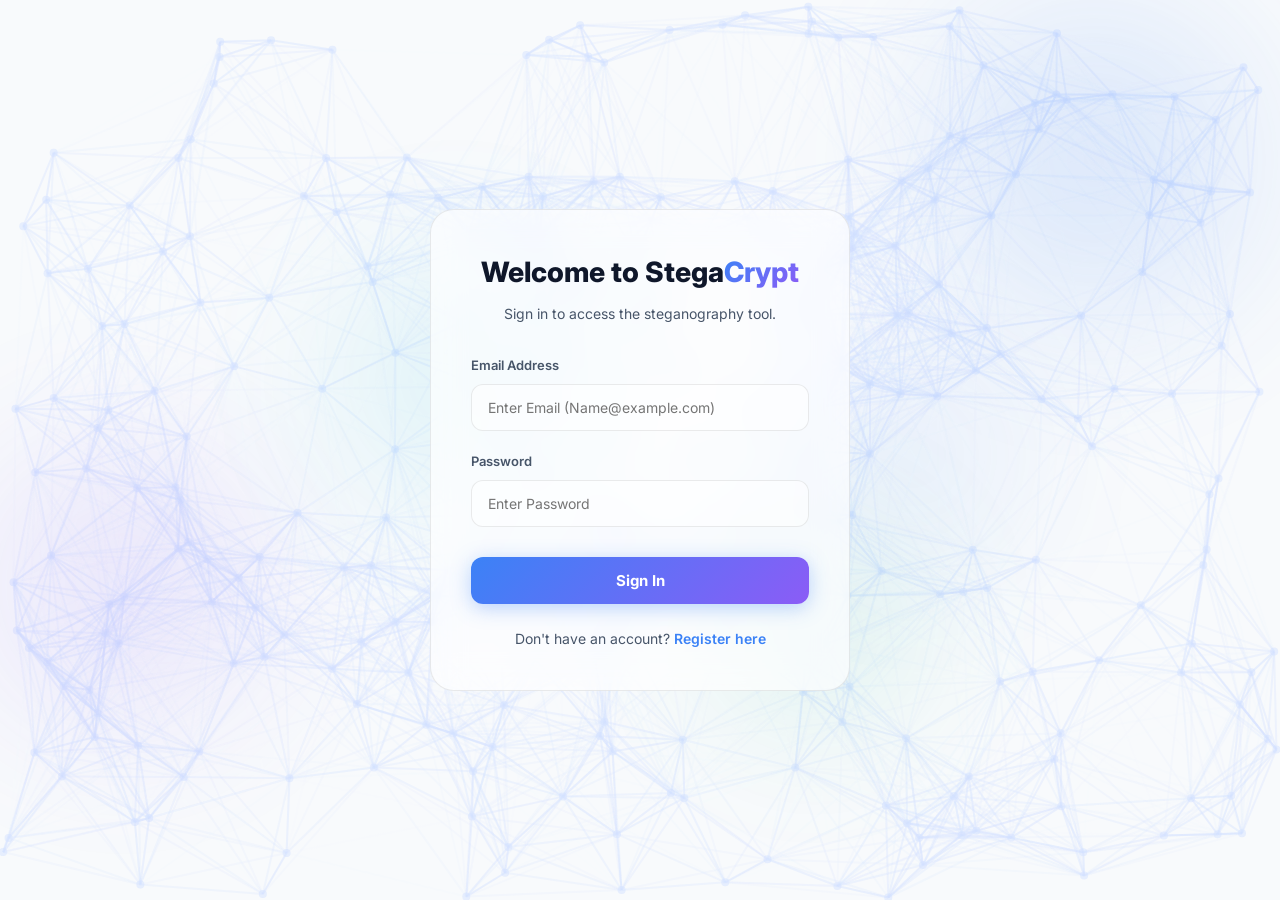
<file: index.html>
<!DOCTYPE html>
<html lang="en">

<head>
    <meta charset="UTF-8" />
    <meta name="viewport" content="width=device-width, initial-scale=1.0" />
    <title>StegaCrypt — Hide Messages in Plain Sight</title>
    <meta name="description"
        content="A powerful client-side steganography tool to conceal secret messages inside images and PDF files. Secure, private, and runs entirely in your browser." />
    <link
        href="https://fonts.googleapis.com/css2?family=Inter:wght@300;400;500;600;700;800;900&family=JetBrains+Mono:wght@400;600&display=swap"
        rel="stylesheet" />
    <link rel="icon" href="encryption.png" type="image/png" />
    <link rel="stylesheet" href="splash.css" />
</head>

<body>

    <!-- ── Cybersecurity Particle Network Background ── -->
    <canvas id="cyberCanvas" aria-hidden="true"></canvas>

    <!-- ── Animated Background Orbs ── -->
    <div class="bg-orbs" aria-hidden="true">
        <div class="orb orb-1"></div>
        <div class="orb orb-2"></div>
        <div class="orb orb-3"></div>
        <div class="orb orb-4"></div>
        <div class="orb orb-5"></div>
    </div>

    <!-- ── Navigation ── -->
    <nav class="navbar" id="navbar">
        <a href="index.html" class="nav-brand">
            <span class="nav-name"><span class="brand-stega">Stega</span><span class="brand-crypt">Crypt</span></span>
        </a>
        <div class="nav-links">
            <a href="#features">Features</a>
            <a href="#how-it-works">How It Works</a>
            <a href="#security">Security</a>
            <a href="splash.html">Launch Tool →</a>
            <a href="#" id="logoutBtn"
                style="color: #ef4444; font-weight: 600; margin-left: 10px; text-decoration: none; cursor: pointer;">Logout</a>
        </div>
    </nav>

    <!-- ══════════════ HERO SECTION ══════════════ -->
    <section class="hero" id="hero">
        <div class="hero-badge animate-in">
            <span class="badge-dot"></span>
            Client-Side · No Data Leaves Your Device
        </div>

        <h1 class="hero-title animate-in delay-1">
            Hide Messages<br />
            <span class="gradient-text">In Plain Sight</span>
        </h1>

        <p class="hero-subtitle animate-in delay-2">
            Conceal secret messages inside ordinary images and PDF files using
            advanced steganography — with auto-generated encryption keys and
            one-click sharing.
        </p>

        <div class="hero-actions animate-in delay-3">
            <a href="splash.html" class="btn-primary">
                Launch Tool
            </a>
            <a href="#how-it-works" class="btn-secondary">
                Learn More
            </a>
        </div>

        <div class="hero-stats animate-in delay-4">
            <div class="stat">
                <div class="stat-value">2</div>
                <div class="stat-label">File Modes</div>
            </div>
            <div class="stat-divider"></div>
            <div class="stat">
                <div class="stat-value">0</div>
                <div class="stat-label">Data Uploaded</div>
            </div>
            <div class="stat-divider"></div>
            <div class="stat">
                <div class="stat-value">AES</div>
                <div class="stat-label">Key Protection</div>
            </div>
        </div>
    </section>

    <!-- ══════════════ FEATURES ══════════════ -->
    <section class="features" id="features">
        <div class="section-header">
            <span class="section-badge">Features</span>
            <h2>Everything You Need</h2>
            <p>Powerful steganography tools built for simplicity and security</p>
        </div>

        <div class="feature-grid">
            <div class="feature-card glass">
                <div class="feature-icon">🖼️</div>
                <h3>Image Steganography</h3>
                <p>Hide secret messages within PNG and JPEG images using LSB (Least Significant Bit) encoding. The image
                    looks identical to the naked eye.</p>
            </div>

            <div class="feature-card glass">
                <div class="feature-icon">📄</div>
                <h3>PDF Steganography</h3>
                <p>Embed hidden messages inside PDF files. The document remains fully readable and functional — your
                    secret data rides along invisibly.</p>
            </div>

            <div class="feature-card glass">
                <div class="feature-icon">🔑</div>
                <h3>Auto-Generated Keys</h3>
                <p>Unique encryption keys are auto-generated for every encoding session. No weak passwords — just
                    strong, random 16-character keys.</p>
            </div>

            <div class="feature-card glass">
                <div class="feature-icon">📧</div>
                <h3>Gmail Integration</h3>
                <p>Share your secret key via Gmail with one click. The compose window opens with the key and decoding
                    instructions pre-filled.</p>
            </div>

            <div class="feature-card glass">
                <div class="feature-icon">🌐</div>
                <h3>Fully Offline</h3>
                <p>Runs 100% in your browser. No server, no uploads, no tracking. Your files and messages never leave
                    your device.</p>
            </div>

            <div class="feature-card glass">
                <div class="feature-icon">⚡</div>
                <h3>Instant Processing</h3>
                <p>Encode and decode in milliseconds. No waiting for server responses — everything happens locally at
                    native speed.</p>
            </div>
        </div>
    </section>

    <!-- ══════════════ HOW IT WORKS ══════════════ -->
    <section class="how-it-works" id="how-it-works">
        <div class="section-header">
            <span class="section-badge">Process</span>
            <h2>How It Works</h2>
            <p>Three simple steps to hide and reveal secret messages</p>
        </div>

        <div class="steps">
            <div class="step">
                <div class="step-number">01</div>
                <div class="step-content">
                    <h3>Upload & Write</h3>
                    <p>Choose a cover image or PDF, then type your secret message. The tool calculates how much data
                        your file can hold.</p>
                </div>
            </div>

            <div class="step-connector"></div>

            <div class="step">
                <div class="step-number">02</div>
                <div class="step-content">
                    <h3>Encode & Download</h3>
                    <p>Click Encode — a unique key is auto-generated and your message is hidden inside the file.
                        Download the encoded file instantly.</p>
                </div>
            </div>

            <div class="step-connector"></div>

            <div class="step">
                <div class="step-number">03</div>
                <div class="step-content">
                    <h3>Share & Decode</h3>
                    <p>Send the encoded file and key to your recipient. They upload the file, enter the key, and the
                        hidden message is revealed.</p>
                </div>
            </div>
        </div>
    </section>

    <!-- ══════════════ SECURITY SECTION ══════════════ -->
    <section class="security" id="security">
        <div class="security-inner glass">
            <div class="security-text">
                <span class="section-badge">Privacy First</span>
                <h2>Your Data Never Leaves Your Browser</h2>
                <p>Unlike other tools, StegaCrypt processes everything client-side. There's no server, no database, and
                    no analytics. Your files and messages are never transmitted over the internet.</p>
                <ul class="security-list">
                    <li><span class="check">✓</span> No file uploads to any server</li>
                    <li><span class="check">✓</span> No message content is stored</li>
                    <li><span class="check">✓</span> No cookies or tracking</li>
                    <li><span class="check">✓</span> Works fully offline after first load</li>
                    <li><span class="check">✓</span> Open source and auditable</li>
                </ul>
            </div>
            <div class="security-visual">
                <div class="shield">
                    <div class="shield-icon">🛡️</div>
                    <div class="shield-ring"></div>
                    <div class="shield-ring ring-2"></div>
                </div>
            </div>
        </div>
    </section>

    <!-- ══════════════ CTA SECTION ══════════════ -->
    <section class="cta-section">
        <div class="cta-inner">
            <h2>Ready to Hide Your First Message?</h2>
            <p>No installation. Just open the tool and start encoding.</p>
            <a href="splash.html" class="btn-primary btn-lg">
                Open Steganography Tool
            </a>
        </div>
    </section>

    <!-- ══════════════ FOOTER ══════════════ -->
    <footer>
        <div class="footer-inner">
            <div class="footer-brand">
                <span class="brand-stega">Stega</span><span class="brand-crypt">Crypt</span>
            </div>
            <p class="footer-credit">Built by Eshaan Shetty &mdash; MCA Mini Project</p>
        </div>
    </footer>

    <!-- ── Scroll Reveal Script ── -->
    <script>
        // Navbar background on scroll
        const navbar = document.getElementById('navbar');
        window.addEventListener('scroll', () => {
            navbar.classList.toggle('scrolled', window.scrollY > 50);
        });

        // Intersection Observer for scroll animations
        const observer = new IntersectionObserver((entries) => {
            entries.forEach(entry => {
                if (entry.isIntersecting) {
                    entry.target.classList.add('visible');
                }
            });
        }, { threshold: 0.1, rootMargin: '0px 0px -60px 0px' });

        document.querySelectorAll('.feature-card, .step, .security-inner, .cta-inner').forEach(el => {
            el.classList.add('scroll-reveal');
            observer.observe(el);
        });

        // Smooth scroll for anchor links
        document.querySelectorAll('a[href^="#"]').forEach(link => {
            link.addEventListener('click', e => {
                e.preventDefault();
                const target = document.querySelector(link.getAttribute('href'));
                if (target) target.scrollIntoView({ behavior: 'smooth', block: 'start' });
            });
        });
    </script>

    <!-- ── Authentication Logic ── -->
    <script>
        // Check if user is logged in
        if (localStorage.getItem('stegacrypt_logged_in') !== 'true') {
            window.location.href = 'login.html';
        }

        // Logout functionality
        const logoutBtn = document.getElementById('logoutBtn');
        if (logoutBtn) {
            logoutBtn.addEventListener('click', (e) => {
                e.preventDefault();
                localStorage.removeItem('stegacrypt_logged_in');
                window.location.href = 'login.html';
            });
        }
    </script>

    <!-- ── Particle Network Background ── -->
    <script>
        (() => {
            const canvas = document.getElementById('cyberCanvas');
            const ctx = canvas.getContext('2d');
            let width, height, particles = [];

            // configuration (matching tsParticles config)
            const CONFIG = {
                particleCount: 160,
                particleSize: 4,
                particleColor: { r: 212, g: 225, b: 255 },  // #D4E1FF
                particleOpacity: 0.5,
                linkDistance: 200,
                linkColor: { r: 212, g: 225, b: 255 },      // #D4E1FF
                linkOpacity: 0.6,
                linkWidth: 2,
                moveSpeed: 3,
                mouseRepulseDistance: 100,
                mouseRepulseDuration: 0.4,
                densityArea: 300
            };

            const mouse = { x: -9999, y: -9999 };

            function resize() {
                width = canvas.width = window.innerWidth;
                height = canvas.height = window.innerHeight;
                adjustParticleCount();
            }

            function adjustParticleCount() {
                // Density-based count like tsParticles
                const area = width * height;
                const targetCount = Math.floor((area / (CONFIG.densityArea * CONFIG.densityArea)) * CONFIG.particleCount);
                const count = Math.min(Math.max(targetCount, 40), 300);

                while (particles.length < count) {
                    particles.push(createParticle());
                }
                while (particles.length > count) {
                    particles.pop();
                }
            }

            function createParticle(x, y) {
                // Random direction
                const angle = Math.random() * Math.PI * 2;
                const speed = CONFIG.moveSpeed * (0.5 + Math.random() * 0.5);
                return {
                    x: x !== undefined ? x : Math.random() * width,
                    y: y !== undefined ? y : Math.random() * height,
                    vx: Math.cos(angle) * speed,
                    vy: Math.sin(angle) * speed,
                    size: CONFIG.particleSize,
                    opacity: CONFIG.particleOpacity
                };
            }

            function updateParticles() {
                for (let i = 0; i < particles.length; i++) {
                    const p = particles[i];

                    // Mouse repulse
                    if (mouse.x !== -9999) {
                        const dx = p.x - mouse.x;
                        const dy = p.y - mouse.y;
                        const dist = Math.sqrt(dx * dx + dy * dy);

                        if (dist < CONFIG.mouseRepulseDistance) {
                            const force = (CONFIG.mouseRepulseDistance - dist) / CONFIG.mouseRepulseDistance;
                            const angle = Math.atan2(dy, dx);
                            const repulseForce = force * 6;
                            p.vx += Math.cos(angle) * repulseForce;
                            p.vy += Math.sin(angle) * repulseForce;
                        }
                    }

                    // Clamp max velocity
                    const currentSpeed = Math.sqrt(p.vx * p.vx + p.vy * p.vy);
                    const maxSpeed = CONFIG.moveSpeed * 3;
                    if (currentSpeed > maxSpeed) {
                        p.vx = (p.vx / currentSpeed) * maxSpeed;
                        p.vy = (p.vy / currentSpeed) * maxSpeed;
                    }

                    // Gradually return to normal speed
                    if (currentSpeed > CONFIG.moveSpeed) {
                        const decay = 1 - CONFIG.mouseRepulseDuration * 0.02;
                        p.vx *= decay;
                        p.vy *= decay;

                        // Don't let it slow below base speed
                        const newSpeed = Math.sqrt(p.vx * p.vx + p.vy * p.vy);
                        if (newSpeed < CONFIG.moveSpeed * 0.5) {
                            const angle = Math.atan2(p.vy, p.vx);
                            p.vx = Math.cos(angle) * CONFIG.moveSpeed * 0.5;
                            p.vy = Math.sin(angle) * CONFIG.moveSpeed * 0.5;
                        }
                    }

                    // Move
                    p.x += p.vx * 0.15;
                    p.y += p.vy * 0.15;

                    // Bounce off edges
                    if (p.x < 0) {
                        p.x = 0;
                        p.vx = Math.abs(p.vx);
                    } else if (p.x > width) {
                        p.x = width;
                        p.vx = -Math.abs(p.vx);
                    }

                    if (p.y < 0) {
                        p.y = 0;
                        p.vy = Math.abs(p.vy);
                    } else if (p.y > height) {
                        p.y = height;
                        p.vy = -Math.abs(p.vy);
                    }
                }
            }

            function drawParticles() {
                const { r, g, b } = CONFIG.particleColor;
                const lr = CONFIG.linkColor.r;
                const lg = CONFIG.linkColor.g;
                const lb = CONFIG.linkColor.b;

                // Draw links first (behind particles)
                ctx.lineWidth = CONFIG.linkWidth;

                for (let i = 0; i < particles.length; i++) {
                    const a = particles[i];

                    for (let j = i + 1; j < particles.length; j++) {
                        const bP = particles[j];
                        const dx = a.x - bP.x;
                        const dy = a.y - bP.y;

                        // Quick bounding check
                        if (Math.abs(dx) > CONFIG.linkDistance || Math.abs(dy) > CONFIG.linkDistance) continue;

                        const dist = Math.sqrt(dx * dx + dy * dy);

                        if (dist < CONFIG.linkDistance) {
                            const opacity = (1 - dist / CONFIG.linkDistance) * CONFIG.linkOpacity;
                            ctx.beginPath();
                            ctx.moveTo(a.x, a.y);
                            ctx.lineTo(bP.x, bP.y);
                            ctx.strokeStyle = `rgba(${lr}, ${lg}, ${lb}, ${opacity})`;
                            ctx.stroke();
                        }
                    }
                }

                // Draw particles on top
                for (let i = 0; i < particles.length; i++) {
                    const p = particles[i];
                    ctx.beginPath();
                    ctx.arc(p.x, p.y, p.size, 0, Math.PI * 2);
                    ctx.fillStyle = `rgba(${r}, ${g}, ${b}, ${p.opacity})`;
                    ctx.fill();
                }
            }

            function animate() {
                ctx.clearRect(0, 0, width, height);
                updateParticles();
                drawParticles();
                requestAnimationFrame(animate);
            }

            // Event listeners
            window.addEventListener('mousemove', e => {
                mouse.x = e.clientX;
                mouse.y = e.clientY;
            });

            window.addEventListener('mouseleave', () => {
                mouse.x = -9999;
                mouse.y = -9999;
            });

            window.addEventListener('resize', () => {
                resize();
            });

            resize();
            animate();
        })();
    </script>

</body>

</html>
</file>
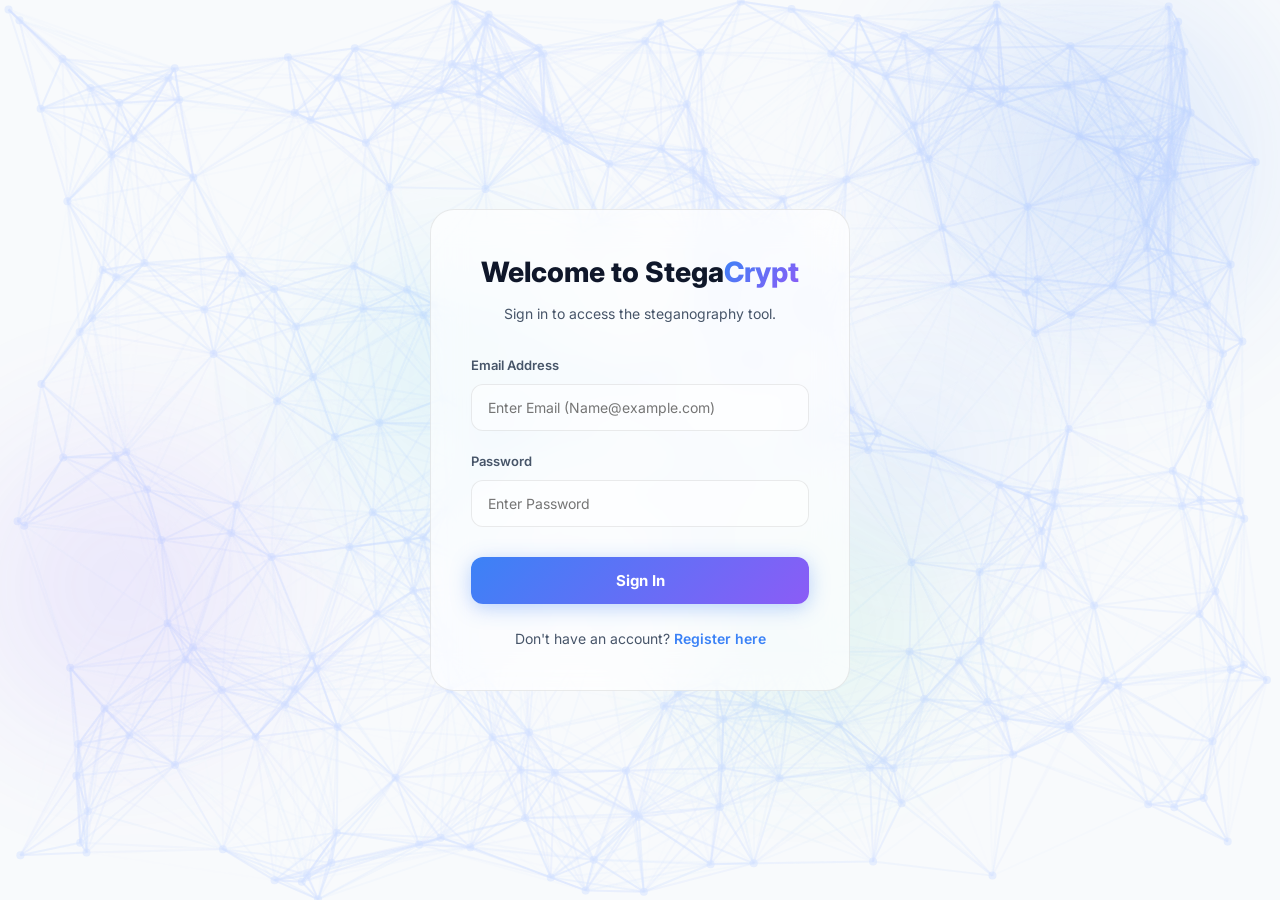
<file: index1.html>
<!DOCTYPE html>
<html lang="en">

<head>
    <meta charset="UTF-8" />
    <meta name="viewport" content="width=device-width, initial-scale=1.0" />
    <title>Steganography Tool — Image & PDF</title>
    <meta name="description"
        content="Hide secret messages inside images or PDF files using steganography — fully client-side, no data leaves your browser." />
    <link
        href="https://fonts.googleapis.com/css2?family=Inter:wght@300;400;500;600;700&family=JetBrains+Mono:wght@400;600&display=swap"
        rel="stylesheet" />
    <link rel="icon" href="encryption.png" type="image/png" />
    <link rel="stylesheet" href="style.css" />
</head>

<body>

    <!-- ── Cybersecurity Particle Network Background ── -->
    <canvas id="cyberCanvas" aria-hidden="true"></canvas>

    <!-- ── Animated Background Orbs ── -->
    <div class="bg-orbs" aria-hidden="true">
        <div class="orb orb-1"></div>
        <div class="orb orb-2"></div>
        <div class="orb orb-3"></div>
        <div class="orb orb-4"></div>
        <div class="orb orb-5"></div>
    </div>

    <!-- ── Navigation ── -->
    <nav class="navbar" id="navbar">
        <a href="splash.html" class="nav-brand">
            <span class="nav-name"><span class="brand-stega">Stega</span><span class="brand-crypt">Crypt</span></span>
        </a>
        <div class="nav-links">
            <a href="splash.html#features">Features</a>
            <a href="splash.html#how-it-works">How It Works</a>
            <a href="splash.html#security">Security</a>
            <a href="#" id="logoutBtn" style="color: #ef4444; font-weight: 600; margin-left: 10px; text-decoration: none; cursor: pointer;">Logout</a>
        </div>
    </nav>

    <header class="tool-header">
        <div class="logo-badge animate-in"><span class="dot"></span> Client-Side</div>
        <h1 class="animate-in delay-1">Steganography Tool</h1>
        <p class="tagline animate-in delay-2">Conceal secret messages inside ordinary images <em>or PDF files</em> using secure encoding
        </p>
    </header>

    <div class="card animate-in delay-3">

        <!-- ── Mode Switcher (Image / PDF) ───────────────────────────────── -->
        <div class="mode-switcher">
            <button class="mode-btn active" id="modeImage" onclick="switchMode('image')">
                <span>🖼️</span> Image Mode
            </button>
            <button class="mode-btn" id="modePDF" onclick="switchMode('pdf')">
                <span>📄</span> PDF Mode
            </button>
        </div>

        <!-- ── Encode / Decode Tabs ──────────────────────────────────────── -->
        <div class="tabs">
            <div class="tab active" id="tab-encode" onclick="switchTab('encode')">
                <span class="tab-icon">🔒</span>Encode
            </div>
            <div class="tab" id="tab-decode" onclick="switchTab('decode')">
                <span class="tab-icon">🔓</span>Decode
            </div>
        </div>

        <!-- ══════════════ IMAGE MODE AREA ══════════════════════════════════ -->
        <div id="imageModeArea">

            <!-- IMAGE ENCODE -->
            <div id="img-encodeSection" class="section active">
                <div class="field">
                    <label>Cover Image (PNG / JPG)</label>
                    <div class="file-drop" id="encodeDropZone">
                        <input type="file" id="encodeImage" accept="image/png,image/jpeg"
                            onchange="onEncodeImageChange()" />
                        <div class="file-drop-icon">🖼️</div>
                        <div class="file-drop-text">Drop image here or <span>browse</span></div>
                        <div class="file-name" id="encodeFileName"></div>
                    </div>
                    <div class="preview-wrap" id="encodePreviewWrap">
                        <img id="encodePreview" alt="Cover image preview" />
                    </div>
                    <div class="capacity-wrap" id="capacityWrap">
                        <div class="capacity-label">
                            <span>Message capacity used</span>
                            <span id="capacityPct">0%</span>
                        </div>
                        <div class="capacity-bar-bg">
                            <div class="capacity-bar" id="capacityBar"></div>
                        </div>
                    </div>
                </div>

                <div class="field">
                    <label>Secret Message</label>
                    <textarea id="encodeText" placeholder="Type your secret message here…"
                        oninput="updateCapacity()"></textarea>
                    <div class="char-info">
                        <span class="char-count" id="charCount">0 chars</span>
                    </div>
                </div>

                <button class="btn" onclick="encode()" id="encodeBtn">🔒 &nbsp;Encode Message</button>

                <!-- Post-Encode Result Panel -->
                <div class="encode-result" id="imgEncodeResult">
                    <div class="result-title">Encoded Successfully</div>

                    <div class="key-display">
                        <div class="key-display-label">🔑 Your Secret Key</div>
                        <div class="key-display-box">
                            <span class="key-display-value" id="imgGeneratedKey"></span>
                            <button class="key-copy-btn" onclick="copyKey('imgGeneratedKey', this)">📋 Copy</button>
                        </div>
                        <div class="key-save-hint">⚠️ Save this key — the receiver needs it to decode. This is your only
                            copy.</div>
                    </div>

                    <div class="action-group">
                        <button class="btn-action btn-download" onclick="downloadEncodedImage()">📥 Download
                            Image</button>
                    </div>

                    <div class="email-section">
                        <div class="email-section-label">📧 Share Key via Gmail</div>
                        <div class="email-input-row">
                            <input type="email" id="imgReceiverEmail" placeholder="Receiver's email address…" />
                            <button class="email-send-btn" onclick="sendImageViaGmail()">Open Gmail ✉️</button>
                        </div>
                        <div class="email-note">Opens Gmail with the key pre-filled. You'll need to attach the
                            downloaded encoded image before sending.</div>
                    </div>
                </div>
            </div>

            <!-- IMAGE DECODE -->
            <div id="img-decodeSection" class="section">
                <div class="field">
                    <label>Encoded Image (PNG only)</label>
                    <div class="file-drop" id="decodeDropZone">
                        <input type="file" id="decodeImage" accept="image/png" onchange="onDecodeImageChange()" />
                        <div class="file-drop-icon">🔍</div>
                        <div class="file-drop-text">Drop encoded PNG here or <span>browse</span></div>
                        <div class="file-name" id="decodeFileName"></div>
                    </div>
                    <div class="preview-wrap" id="decodePreviewWrap">
                        <img id="decodePreview" alt="Encoded image preview" />
                    </div>
                </div>

                <div class="field key-field">
                    <label>🔑 Secret Key <span class="key-hint">(must match the key used during encoding)</span></label>
                    <div class="key-input-wrap">
                        <input type="password" id="decodeKey" placeholder="Enter the secret key…" autocomplete="off" />
                        <button type="button" class="key-toggle" onclick="toggleKeyVisibility('decodeKey', this)"
                            title="Show/Hide key">👁️</button>
                    </div>
                </div>

                <div class="field">
                    <label>Revealed Message</label>
                    <textarea id="decodeText" readonly placeholder="Decoded message will appear here…"></textarea>
                </div>

                <button class="btn btn-decode" onclick="decode()" id="decodeBtn">🔓 &nbsp;Decode Image</button>
            </div>

        </div><!-- end #imageModeArea -->

        <!-- ══════════════ PDF MODE AREA ═════════════════════════════════════ -->
        <div id="pdfModeArea" style="display:none;">

            <!-- PDF ENCODE -->
            <div id="pdf-encodeSection" class="section active">
                <div class="field">
                    <label>Cover PDF File</label>
                    <div class="file-drop" id="pdfEncodeDropZone">
                        <input type="file" id="encodePDF" accept="application/pdf" onchange="onEncodePDFChange()" />
                        <div class="file-drop-icon">📄</div>
                        <div class="file-drop-text">Drop PDF here or <span>browse</span></div>
                        <div class="file-name" id="pdfEncodeFileName"></div>
                    </div>
                    <div class="capacity-note" id="pdfCapacityNote" style="display:none;"></div>
                </div>

                <div class="field">
                    <label>Secret Message</label>
                    <textarea id="pdfEncodeMsg" placeholder="Type your secret message here…"
                        oninput="updatePDFCapacity()"></textarea>
                    <div class="char-info">
                        <span class="char-count" id="pdfCharCount">0 chars</span>
                    </div>
                </div>

                <button class="btn" onclick="encodePDF()" id="pdfEncodeBtn">📄 &nbsp;Encode Message</button>

                <!-- Post-Encode Result Panel -->
                <div class="encode-result" id="pdfEncodeResult">
                    <div class="result-title">Encoded Successfully</div>

                    <div class="key-display">
                        <div class="key-display-label">🔑 Your Secret Key</div>
                        <div class="key-display-box">
                            <span class="key-display-value" id="pdfGeneratedKey"></span>
                            <button class="key-copy-btn" onclick="copyKey('pdfGeneratedKey', this)">📋 Copy</button>
                        </div>
                        <div class="key-save-hint">⚠️ Save this key — the receiver needs it to decode. This is your only
                            copy.</div>
                    </div>

                    <div class="action-group">
                        <button class="btn-action btn-download" onclick="downloadEncodedPDF()">📥 Download PDF</button>
                    </div>

                    <div class="email-section">
                        <div class="email-section-label">📧 Share Key via Gmail</div>
                        <div class="email-input-row">
                            <input type="email" id="pdfReceiverEmail" placeholder="Receiver's email address…" />
                            <button class="email-send-btn" onclick="sendPDFViaGmail()">Open Gmail ✉️</button>
                        </div>
                        <div class="email-note">Opens Gmail with the key pre-filled. You'll need to attach the
                            downloaded encoded PDF before sending.</div>
                    </div>
                </div>
            </div>

            <!-- PDF DECODE -->
            <div id="pdf-decodeSection" class="section">
                <div class="field">
                    <label>Encoded PDF File</label>
                    <div class="file-drop" id="pdfDecodeDropZone">
                        <input type="file" id="decodePDF" accept="application/pdf" onchange="onDecodePDFChange()" />
                        <div class="file-drop-icon">🔍</div>
                        <div class="file-drop-text">Drop encoded PDF here or <span>browse</span></div>
                        <div class="file-name" id="pdfDecodeFileName"></div>
                    </div>
                </div>

                <div class="field key-field">
                    <label>🔑 Secret Key <span class="key-hint">(must match the key used during encoding)</span></label>
                    <div class="key-input-wrap">
                        <input type="password" id="pdfDecodeKey" placeholder="Enter the secret key…"
                            autocomplete="off" />
                        <button type="button" class="key-toggle" onclick="toggleKeyVisibility('pdfDecodeKey', this)"
                            title="Show/Hide key">👁️</button>
                    </div>
                </div>

                <div class="field">
                    <label>Revealed Message</label>
                    <textarea id="pdfDecodeText" readonly placeholder="Decoded message will appear here…"></textarea>
                </div>

                <button class="btn btn-decode" onclick="decodePDF()" id="pdfDecodeBtn">🔓 &nbsp;Decode PDF</button>
            </div>

        </div><!-- end #pdfModeArea -->

        <div id="status"></div>

        <div class="info-row">
            <div class="info-pill">
                <div class="pill-icon">🔐</div>
                <p>Steganography — hides data within image pixels <em>or</em> PDF binary bytes</p>
            </div>
            <div class="info-pill">
                <div class="pill-icon">🌐</div>
                <p>100% in-browser — your files never leave your device</p>
            </div>
            <div class="info-pill">
                <div class="pill-icon">📄</div>
                <p>Always use the encoded file for decoding; re-compression breaks the hidden data</p>
            </div>
        </div>
    </div>

    <!-- ══════════════ FOOTER ══════════════ -->
    <footer>
        <div class="footer-inner">
            <div class="footer-brand">
                <span class="brand-stega">Stega</span><span class="brand-crypt">Crypt</span>
            </div>
            <p class="footer-credit">Built by Eshaan Shetty &mdash; MCA Mini Project</p>
        </div>
    </footer>

    <canvas id="canvas"></canvas>

    <!-- ── Authentication Logic ── -->
    <script>
        // Check if user is logged in
        if (localStorage.getItem('stegacrypt_logged_in') !== 'true') {
            window.location.href = 'login.html';
        }

        // Logout functionality
        const logoutBtn = document.getElementById('logoutBtn');
        if (logoutBtn) {
            logoutBtn.addEventListener('click', (e) => {
                e.preventDefault();
                localStorage.removeItem('stegacrypt_logged_in');
                window.location.href = 'login.html';
            });
        }
    </script>

    <script src="script.js"></script>

    <!-- ── Visual Scripts (Scroll & Particles) ── -->
    <script>
        // Navbar background on scroll
        const navbar = document.getElementById('navbar');
        window.addEventListener('scroll', () => {
            navbar.classList.toggle('scrolled', window.scrollY > 50);
        });
    </script>
    <script>
        (() => {
            const canvas = document.getElementById('cyberCanvas');
            const ctx = canvas.getContext('2d');
            let width, height, particles = [];

            // configuration (matching tsParticles config)
            const CONFIG = {
                particleCount: 160,
                particleSize: 4,
                particleColor: { r: 212, g: 225, b: 255 },  // #D4E1FF
                particleOpacity: 0.5,
                linkDistance: 200,
                linkColor: { r: 212, g: 225, b: 255 },      // #D4E1FF
                linkOpacity: 0.6,
                linkWidth: 2,
                moveSpeed: 3,
                mouseRepulseDistance: 100,
                mouseRepulseDuration: 0.4,
            };

            let mouse = { x: -9999, y: -9999 };

            function resize() {
                width = window.innerWidth;
                height = window.innerHeight;
                canvas.width = width;
                canvas.height = height;
                initParticles();
            }

            class Particle {
                constructor() {
                    this.x = Math.random() * width;
                    this.y = Math.random() * height;
                    const angle = Math.random() * Math.PI * 2;
                    this.vx = Math.cos(angle) * (Math.random() * 0.5 + 0.1) * CONFIG.moveSpeed;
                    this.vy = Math.sin(angle) * (Math.random() * 0.5 + 0.1) * CONFIG.moveSpeed;
                    
                    this.baseVx = this.vx;
                    this.baseVy = this.vy;
                }

                update() {
                    // Mouse repulse logic
                    const dx = this.x - mouse.x;
                    const dy = this.y - mouse.y;
                    const distSq = dx * dx + dy * dy;
                    const repulseRadiusSq = CONFIG.mouseRepulseDistance * CONFIG.mouseRepulseDistance;

                    if (distSq < repulseRadiusSq && distSq > 0) {
                        const dist = Math.sqrt(distSq);
                        const force = (CONFIG.mouseRepulseDistance - dist) / CONFIG.mouseRepulseDistance;
                        const nx = dx / dist;
                        const ny = dy / dist;
                        
                        this.vx += nx * force * 5;
                        this.vy += ny * force * 5;
                    } else {
                        // Gradual return to base velocity
                        this.vx += (this.baseVx - this.vx) * 0.05;
                        this.vy += (this.baseVy - this.vy) * 0.05;
                    }

                    this.x += this.vx;
                    this.y += this.vy;

                    // Bounce off edges
                    if (this.x < 0) { this.x = 0; this.vx *= -1; this.baseVx *= -1; }
                    if (this.x > width) { this.x = width; this.vx *= -1; this.baseVx *= -1; }
                    if (this.y < 0) { this.y = 0; this.vy *= -1; this.baseVy *= -1; }
                    if (this.y > height) { this.y = height; this.vy *= -1; this.baseVy *= -1; }
                }

                draw() {
                    ctx.beginPath();
                    ctx.arc(this.x, this.y, CONFIG.particleSize, 0, Math.PI * 2);
                    ctx.fillStyle = `rgba(${CONFIG.particleColor.r}, ${CONFIG.particleColor.g}, ${CONFIG.particleColor.b}, ${CONFIG.particleOpacity})`;
                    ctx.fill();
                }
            }

            function initParticles() {
                particles = [];
                // Scale count based on screen area to maintain density
                const area = width * height;
                const baseArea = 1920 * 1080;
                const scaledCount = Math.max(50, Math.floor(CONFIG.particleCount * (area / baseArea)));
                
                for (let i = 0; i < scaledCount; i++) {
                    particles.push(new Particle());
                }
            }

            function drawLines() {
                for (let i = 0; i < particles.length; i++) {
                    for (let j = i + 1; j < particles.length; j++) {
                        const dx = particles[i].x - particles[j].x;
                        const dy = particles[i].y - particles[j].y;
                        const distSq = dx * dx + dy * dy;
                        const maxDistSq = CONFIG.linkDistance * CONFIG.linkDistance;

                        if (distSq < maxDistSq) {
                            const opacity = (1 - Math.sqrt(distSq) / CONFIG.linkDistance) * CONFIG.linkOpacity;
                            ctx.beginPath();
                            ctx.moveTo(particles[i].x, particles[i].y);
                            ctx.lineTo(particles[j].x, particles[j].y);
                            ctx.strokeStyle = `rgba(${CONFIG.linkColor.r}, ${CONFIG.linkColor.g}, ${CONFIG.linkColor.b}, ${opacity})`;
                            ctx.lineWidth = CONFIG.linkWidth;
                            ctx.stroke();
                        }
                    }
                }
            }

            function animate() {
                ctx.clearRect(0, 0, width, height);
                
                particles.forEach(p => p.update());
                drawLines();
                particles.forEach(p => p.draw());

                requestAnimationFrame(animate);
            }

            window.addEventListener('mousemove', e => {
                mouse.x = e.clientX;
                mouse.y = e.clientY;
            });

            window.addEventListener('mouseleave', () => {
                mouse.x = -9999;
                mouse.y = -9999;
            });

            window.addEventListener('resize', () => {
                resize();
            });

            resize();
            animate();
        })();
    </script>
</body>

</html>
</file>
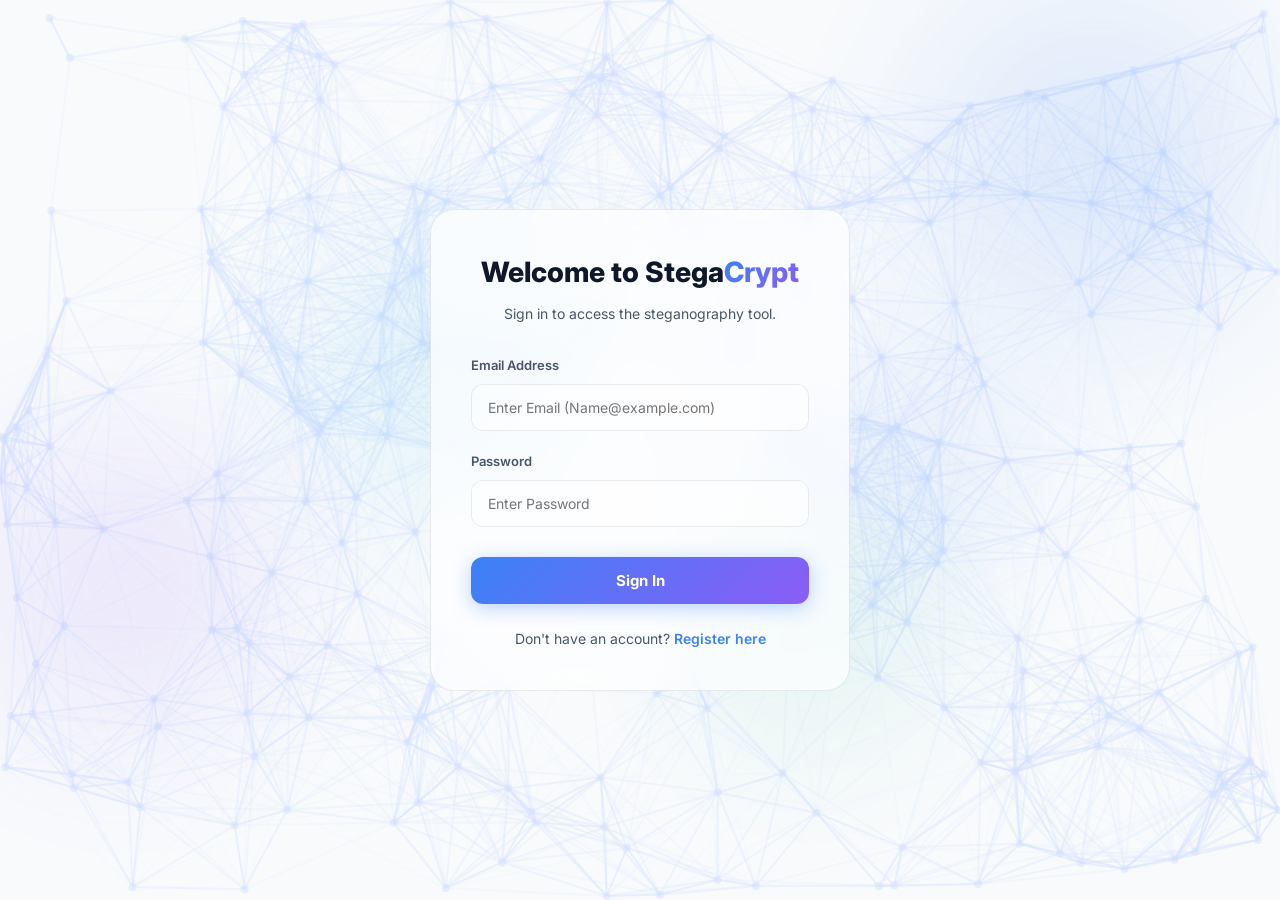
<file: login.html>
<!DOCTYPE html>
<html lang="en">

<head>
    <meta charset="UTF-8" />
    <meta name="viewport" content="width=device-width, initial-scale=1.0" />
    <title>Login - StegaCrypt</title>
    <meta name="description" content="Login to StegaCrypt to conceal secret messages inside images and PDF files." />
    <link
        href="https://fonts.googleapis.com/css2?family=Inter:wght@300;400;500;600;700;800;900&family=JetBrains+Mono:wght@400;600&display=swap"
        rel="stylesheet" />
    <link rel="icon" href="encryption.png" type="image/png" />
    <link rel="stylesheet" href="splash.css" />
    <style>
        .login-container {
            position: relative;
            z-index: 10;
            display: flex;
            justify-content: center;
            align-items: center;
            min-height: 100vh;
            padding: 20px;
        }

        .auth-box {
            width: 100%;
            max-width: 420px;
            padding: 40px;
            border-radius: 24px;
            text-align: center;
            animation: fadeInUp 0.6s ease-out forwards;
        }

        .auth-header {
            margin-bottom: 30px;
        }

        .auth-header h2 {
            font-size: 28px;
            font-weight: 800;
            margin-bottom: 8px;
        }

        .auth-header p {
            color: var(--text-secondary);
            font-size: 14px;
        }

        .form-group {
            margin-bottom: 20px;
            text-align: left;
        }

        .form-group label {
            display: block;
            font-size: 13px;
            font-weight: 600;
            color: var(--text-secondary);
            margin-bottom: 8px;
        }

        .form-control {
            width: 100%;
            padding: 14px 16px;
            border-radius: 12px;
            border: 1px solid var(--border-glass);
            background: rgba(255, 255, 255, 0.5);
            font-family: var(--sans);
            font-size: 14px;
            color: var(--text-primary);
            transition: all 0.3s ease;
            outline: none;
        }

        .form-control:focus {
            background: rgba(255, 255, 255, 0.8);
            border-color: var(--accent-blue);
            box-shadow: 0 0 0 4px rgba(59, 130, 246, 0.1);
        }

        .btn-auth {
            width: 100%;
            margin-top: 10px;
            justify-content: center;
        }

        .auth-switch {
            margin-top: 24px;
            font-size: 14px;
            color: var(--text-secondary);
        }

        .auth-switch a {
            color: var(--accent-blue);
            font-weight: 600;
            text-decoration: none;
            cursor: pointer;
            transition: color 0.2s;
        }

        .auth-switch a:hover {
            color: var(--accent-purple);
        }

        .error-msg {
            color: #ef4444;
            font-size: 13px;
            margin-bottom: 15px;
            display: none;
            font-weight: 500;
        }

        .success-msg {
            color: var(--accent-emerald);
            font-size: 13px;
            margin-bottom: 15px;
            display: none;
            font-weight: 500;
        }
    </style>
</head>

<body>

    <!-- ── Cybersecurity Particle Network Background ── -->
    <canvas id="cyberCanvas" aria-hidden="true"></canvas>

    <!-- ── Animated Background Orbs ── -->
    <div class="bg-orbs" aria-hidden="true">
        <div class="orb orb-1"></div>
        <div class="orb orb-2"></div>
        <div class="orb orb-3"></div>
        <div class="orb orb-4"></div>
        <div class="orb orb-5"></div>
    </div>

    <div class="login-container">
        <div class="auth-box glass">
            <div class="auth-header">
                <h2>Welcome to <span class="nav-name"><span class="brand-stega">Stega</span><span
                            class="brand-crypt">Crypt</span></span></h2>
                <p id="auth-subtitle">Sign in to access the steganography tool.</p>
            </div>

            <div id="error-message" class="error-msg">Invalid credentials.</div>
            <div id="success-message" class="success-msg">Registration successful! You can now log in.</div>

            <form id="auth-form">
                <div class="form-group">
                    <label for="email">Email Address</label>
                    <input type="email" id="email" class="form-control" placeholder="Enter Email (Name@example.com)"
                        required />
                </div>
                <div class="form-group">
                    <label for="password">Password</label>
                    <input type="password" id="password" class="form-control" placeholder="Enter Password" required />
                </div>
                <button type="submit" class="btn-primary btn-auth" id="auth-btn">Sign In</button>
            </form>

            <div class="auth-switch">
                <span id="switch-text">Don't have an account?</span>
                <a id="switch-link">Register here</a>
            </div>
        </div>
    </div>

    <!-- ── Particle Network Background Script ── -->
    <script>
        (() => {
            const canvas = document.getElementById('cyberCanvas');
            const ctx = canvas.getContext('2d');
            let width, height, particles = [];

            const CONFIG = {
                particleCount: 160,
                particleSize: 4,
                particleColor: { r: 212, g: 225, b: 255 },
                particleOpacity: 0.5,
                linkDistance: 200,
                linkColor: { r: 212, g: 225, b: 255 },
                linkOpacity: 0.6,
                linkWidth: 2,
                moveSpeed: 3,
                mouseRepulseDistance: 100,
                mouseRepulseDuration: 0.4,
                densityArea: 300
            };

            const mouse = { x: -9999, y: -9999 };

            function resize() {
                width = canvas.width = window.innerWidth;
                height = canvas.height = window.innerHeight;
                adjustParticleCount();
            }

            function adjustParticleCount() {
                const area = width * height;
                const targetCount = Math.floor((area / (CONFIG.densityArea * CONFIG.densityArea)) * CONFIG.particleCount);
                const count = Math.min(Math.max(targetCount, 40), 300);

                while (particles.length < count) {
                    particles.push(createParticle());
                }
                while (particles.length > count) {
                    particles.pop();
                }
            }

            function createParticle(x, y) {
                const angle = Math.random() * Math.PI * 2;
                const speed = CONFIG.moveSpeed * (0.5 + Math.random() * 0.5);
                return {
                    x: x !== undefined ? x : Math.random() * width,
                    y: y !== undefined ? y : Math.random() * height,
                    vx: Math.cos(angle) * speed,
                    vy: Math.sin(angle) * speed,
                    size: CONFIG.particleSize,
                    opacity: CONFIG.particleOpacity
                };
            }

            function updateParticles() {
                for (let i = 0; i < particles.length; i++) {
                    const p = particles[i];

                    if (mouse.x !== -9999) {
                        const dx = p.x - mouse.x;
                        const dy = p.y - mouse.y;
                        const dist = Math.sqrt(dx * dx + dy * dy);

                        if (dist < CONFIG.mouseRepulseDistance) {
                            const force = (CONFIG.mouseRepulseDistance - dist) / CONFIG.mouseRepulseDistance;
                            const angle = Math.atan2(dy, dx);
                            const repulseForce = force * 6;
                            p.vx += Math.cos(angle) * repulseForce;
                            p.vy += Math.sin(angle) * repulseForce;
                        }
                    }

                    const currentSpeed = Math.sqrt(p.vx * p.vx + p.vy * p.vy);
                    const maxSpeed = CONFIG.moveSpeed * 3;
                    if (currentSpeed > maxSpeed) {
                        p.vx = (p.vx / currentSpeed) * maxSpeed;
                        p.vy = (p.vy / currentSpeed) * maxSpeed;
                    }

                    if (currentSpeed > CONFIG.moveSpeed) {
                        const decay = 1 - CONFIG.mouseRepulseDuration * 0.02;
                        p.vx *= decay;
                        p.vy *= decay;

                        const newSpeed = Math.sqrt(p.vx * p.vx + p.vy * p.vy);
                        if (newSpeed < CONFIG.moveSpeed * 0.5) {
                            const angle = Math.atan2(p.vy, p.vx);
                            p.vx = Math.cos(angle) * CONFIG.moveSpeed * 0.5;
                            p.vy = Math.sin(angle) * CONFIG.moveSpeed * 0.5;
                        }
                    }

                    p.x += p.vx * 0.15;
                    p.y += p.vy * 0.15;

                    if (p.x < 0) {
                        p.x = 0;
                        p.vx = Math.abs(p.vx);
                    } else if (p.x > width) {
                        p.x = width;
                        p.vx = -Math.abs(p.vx);
                    }

                    if (p.y < 0) {
                        p.y = 0;
                        p.vy = Math.abs(p.vy);
                    } else if (p.y > height) {
                        p.y = height;
                        p.vy = -Math.abs(p.vy);
                    }
                }
            }

            function drawParticles() {
                const { r, g, b } = CONFIG.particleColor;
                const lr = CONFIG.linkColor.r;
                const lg = CONFIG.linkColor.g;
                const lb = CONFIG.linkColor.b;

                ctx.lineWidth = CONFIG.linkWidth;

                for (let i = 0; i < particles.length; i++) {
                    const a = particles[i];

                    for (let j = i + 1; j < particles.length; j++) {
                        const bP = particles[j];
                        const dx = a.x - bP.x;
                        const dy = a.y - bP.y;

                        if (Math.abs(dx) > CONFIG.linkDistance || Math.abs(dy) > CONFIG.linkDistance) continue;

                        const dist = Math.sqrt(dx * dx + dy * dy);

                        if (dist < CONFIG.linkDistance) {
                            const opacity = (1 - dist / CONFIG.linkDistance) * CONFIG.linkOpacity;
                            ctx.beginPath();
                            ctx.moveTo(a.x, a.y);
                            ctx.lineTo(bP.x, bP.y);
                            ctx.strokeStyle = `rgba(${lr}, ${lg}, ${lb}, ${opacity})`;
                            ctx.stroke();
                        }
                    }
                }

                for (let i = 0; i < particles.length; i++) {
                    const p = particles[i];
                    ctx.beginPath();
                    ctx.arc(p.x, p.y, p.size, 0, Math.PI * 2);
                    ctx.fillStyle = `rgba(${r}, ${g}, ${b}, ${p.opacity})`;
                    ctx.fill();
                }
            }

            function animate() {
                ctx.clearRect(0, 0, width, height);
                updateParticles();
                drawParticles();
                requestAnimationFrame(animate);
            }

            window.addEventListener('mousemove', e => {
                mouse.x = e.clientX;
                mouse.y = e.clientY;
            });

            window.addEventListener('mouseleave', () => {
                mouse.x = -9999;
                mouse.y = -9999;
            });

            window.addEventListener('resize', resize);

            resize();
            animate();
        })();
    </script>

    <!-- ── Authentication Logic ── -->
    <script>
        const authForm = document.getElementById('auth-form');
        const emailInput = document.getElementById('email');
        const passwordInput = document.getElementById('password');
        const authBtn = document.getElementById('auth-btn');
        const switchText = document.getElementById('switch-text');
        const switchLink = document.getElementById('switch-link');
        const authSubtitle = document.getElementById('auth-subtitle');
        const errorMsg = document.getElementById('error-message');
        const successMsg = document.getElementById('success-message');

        let isLoginMode = true;

        switchLink.addEventListener('click', () => {
            isLoginMode = !isLoginMode;
            errorMsg.style.display = 'none';
            successMsg.style.display = 'none';

            if (isLoginMode) {
                authSubtitle.textContent = 'Sign in to access the steganography tool.';
                authBtn.textContent = 'Sign In';
                switchText.textContent = "Don't have an account?";
                switchLink.textContent = 'Register here';
            } else {
                authSubtitle.textContent = 'Create an account to get started.';
                authBtn.textContent = 'Register';
                switchText.textContent = 'Already have an account?';
                switchLink.textContent = 'Sign in';
            }
        });

        authForm.addEventListener('submit', (e) => {
            e.preventDefault();
            const email = emailInput.value.trim();
            const password = passwordInput.value.trim();

            errorMsg.style.display = 'none';
            successMsg.style.display = 'none';

            if (isLoginMode) {
                // Login
                const users = JSON.parse(localStorage.getItem('stegacrypt_users')) || {};
                if (users[email] && users[email] === password) {
                    // Success
                    localStorage.setItem('stegacrypt_logged_in', 'true');
                    window.location.href = 'index.html';
                } else {
                    errorMsg.textContent = 'Invalid email or password.';
                    errorMsg.style.display = 'block';
                }
            } else {
                // Register
                const users = JSON.parse(localStorage.getItem('stegacrypt_users')) || {};
                if (users[email]) {
                    errorMsg.textContent = 'An account with this email already exists.';
                    errorMsg.style.display = 'block';
                } else {
                    users[email] = password;
                    localStorage.setItem('stegacrypt_users', JSON.stringify(users));
                    successMsg.style.display = 'block';

                    // Switch back to login mode
                    setTimeout(() => {
                        switchLink.click();
                        emailInput.value = email; // pre-fill email
                    }, 1500);
                }
            }
        });

        // Check if already logged in
        if (localStorage.getItem('stegacrypt_logged_in') === 'true') {
            window.location.href = 'index.html';
        }
    </script>
</body>

</html>
</file>
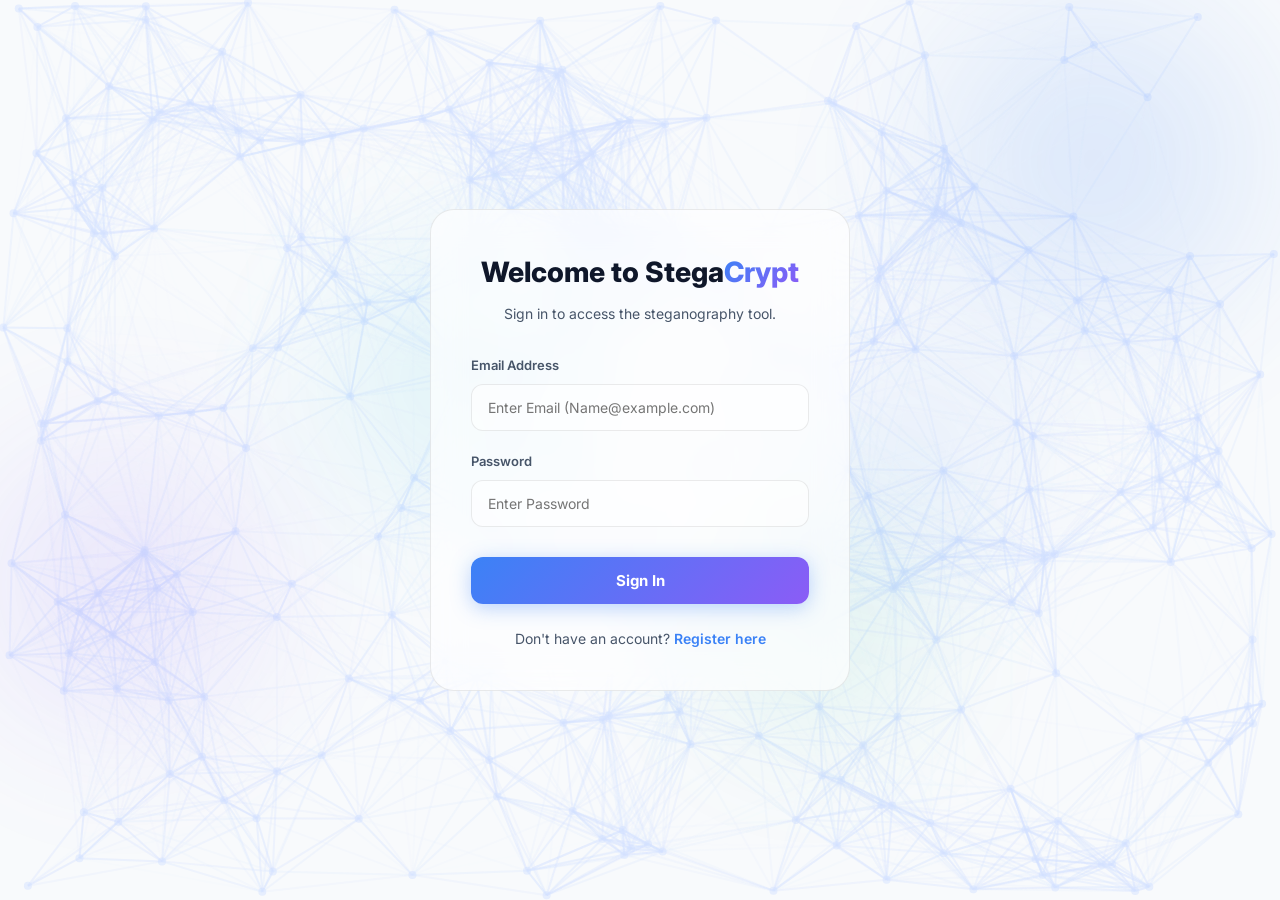
<file: splash.html>
<!DOCTYPE html>
<html lang="en">

<head>
    <meta charset="UTF-8" />
    <meta name="viewport" content="width=device-width, initial-scale=1.0" />
    <title>Steganography Tool — Image & PDF</title>
    <meta name="description"
        content="Hide secret messages inside images or PDF files using steganography — fully client-side, no data leaves your browser." />
    <link
        href="https://fonts.googleapis.com/css2?family=Inter:wght@300;400;500;600;700&family=JetBrains+Mono:wght@400;600&display=swap"
        rel="stylesheet" />
    <link rel="icon" href="encryption.png" type="image/png" />
    <link rel="stylesheet" href="style.css" />
</head>

<body>

    <!-- ── Cybersecurity Particle Network Background ── -->
    <canvas id="cyberCanvas" aria-hidden="true"></canvas>

    <!-- ── Animated Background Orbs ── -->
    <div class="bg-orbs" aria-hidden="true">
        <div class="orb orb-1"></div>
        <div class="orb orb-2"></div>
        <div class="orb orb-3"></div>
        <div class="orb orb-4"></div>
        <div class="orb orb-5"></div>
    </div>

    <!-- ── Navigation ── -->
    <nav class="navbar" id="navbar">
        <a href="index.html" class="nav-brand">
            <span class="nav-name"><span class="brand-stega">Stega</span><span class="brand-crypt">Crypt</span></span>
        </a>
        <div class="nav-links">
            <a href="index.html#features">Features</a>
            <a href="index.html#how-it-works">How It Works</a>
            <a href="index.html#security">Security</a>
            <a href="#" id="logoutBtn" style="color: #ef4444; font-weight: 600; margin-left: 10px; text-decoration: none; cursor: pointer;">Logout</a>
        </div>
    </nav>

    <header class="tool-header">
        <div class="logo-badge animate-in"><span class="dot"></span> Client-Side</div>
        <h1 class="animate-in delay-1">Steganography Tool</h1>
        <p class="tagline animate-in delay-2">Conceal secret messages inside ordinary images <em>or PDF files</em> using secure encoding
        </p>
    </header>

    <div class="card animate-in delay-3">

        <!-- ── Mode Switcher (Image / PDF) ───────────────────────────────── -->
        <div class="mode-switcher">
            <button class="mode-btn active" id="modeImage" onclick="switchMode('image')">
                <span>🖼️</span> Image Mode
            </button>
            <button class="mode-btn" id="modePDF" onclick="switchMode('pdf')">
                <span>📄</span> PDF Mode
            </button>
        </div>

        <!-- ── Encode / Decode Tabs ──────────────────────────────────────── -->
        <div class="tabs">
            <div class="tab active" id="tab-encode" onclick="switchTab('encode')">
                <span class="tab-icon">🔒</span>Encode
            </div>
            <div class="tab" id="tab-decode" onclick="switchTab('decode')">
                <span class="tab-icon">🔓</span>Decode
            </div>
        </div>

        <!-- ══════════════ IMAGE MODE AREA ══════════════════════════════════ -->
        <div id="imageModeArea">

            <!-- IMAGE ENCODE -->
            <div id="img-encodeSection" class="section active">
                <div class="field">
                    <label>Cover Image (PNG / JPG)</label>
                    <div class="file-drop" id="encodeDropZone">
                        <input type="file" id="encodeImage" accept="image/png,image/jpeg"
                            onchange="onEncodeImageChange()" />
                        <div class="file-drop-icon">🖼️</div>
                        <div class="file-drop-text">Drop image here or <span>browse</span></div>
                        <div class="file-name" id="encodeFileName"></div>
                    </div>
                    <div class="preview-wrap" id="encodePreviewWrap">
                        <img id="encodePreview" alt="Cover image preview" />
                    </div>
                    <div class="capacity-wrap" id="capacityWrap">
                        <div class="capacity-label">
                            <span>Message capacity used</span>
                            <span id="capacityPct">0%</span>
                        </div>
                        <div class="capacity-bar-bg">
                            <div class="capacity-bar" id="capacityBar"></div>
                        </div>
                    </div>
                </div>

                <div class="field">
                    <label>Secret Message</label>
                    <textarea id="encodeText" placeholder="Type your secret message here…"
                        oninput="updateCapacity()"></textarea>
                    <div class="char-info">
                        <span class="char-count" id="charCount">0 chars</span>
                    </div>
                </div>

                <button class="btn" onclick="encode()" id="encodeBtn">🔒 &nbsp;Encode Message</button>

                <!-- Post-Encode Result Panel -->
                <div class="encode-result" id="imgEncodeResult">
                    <div class="result-title">Encoded Successfully</div>

                    <div class="key-display">
                        <div class="key-display-label">🔑 Your Secret Key</div>
                        <div class="key-display-box">
                            <span class="key-display-value" id="imgGeneratedKey"></span>
                            <button class="key-copy-btn" onclick="copyKey('imgGeneratedKey', this)">📋 Copy</button>
                        </div>
                        <div class="key-save-hint">⚠️ Save this key — the receiver needs it to decode. This is your only
                            copy.</div>
                    </div>

                    <div class="action-group">
                        <button class="btn-action btn-download" onclick="downloadEncodedImage()">📥 Download
                            Image</button>
                    </div>

                    <div class="email-section">
                        <div class="email-section-label">📧 Share Key via Gmail</div>
                        <div class="email-input-row">
                            <input type="email" id="imgReceiverEmail" placeholder="Receiver's email address…" />
                            <button class="email-send-btn" onclick="sendImageViaGmail()">Open Gmail ✉️</button>
                        </div>
                        <div class="email-note">Opens Gmail with the key pre-filled. You'll need to attach the
                            downloaded encoded image before sending.</div>
                    </div>
                </div>
            </div>

            <!-- IMAGE DECODE -->
            <div id="img-decodeSection" class="section">
                <div class="field">
                    <label>Encoded Image (PNG only)</label>
                    <div class="file-drop" id="decodeDropZone">
                        <input type="file" id="decodeImage" accept="image/png" onchange="onDecodeImageChange()" />
                        <div class="file-drop-icon">🔍</div>
                        <div class="file-drop-text">Drop encoded PNG here or <span>browse</span></div>
                        <div class="file-name" id="decodeFileName"></div>
                    </div>
                    <div class="preview-wrap" id="decodePreviewWrap">
                        <img id="decodePreview" alt="Encoded image preview" />
                    </div>
                </div>

                <div class="field key-field">
                    <label>🔑 Secret Key <span class="key-hint">(must match the key used during encoding)</span></label>
                    <div class="key-input-wrap">
                        <input type="password" id="decodeKey" placeholder="Enter the secret key…" autocomplete="off" />
                        <button type="button" class="key-toggle" onclick="toggleKeyVisibility('decodeKey', this)"
                            title="Show/Hide key">👁️</button>
                    </div>
                </div>

                <div class="field">
                    <label>Revealed Message</label>
                    <textarea id="decodeText" readonly placeholder="Decoded message will appear here…"></textarea>
                </div>

                <button class="btn btn-decode" onclick="decode()" id="decodeBtn">🔓 &nbsp;Decode Image</button>
            </div>

        </div><!-- end #imageModeArea -->

        <!-- ══════════════ PDF MODE AREA ═════════════════════════════════════ -->
        <div id="pdfModeArea" style="display:none;">

            <!-- PDF ENCODE -->
            <div id="pdf-encodeSection" class="section active">
                <div class="field">
                    <label>Cover PDF File</label>
                    <div class="file-drop" id="pdfEncodeDropZone">
                        <input type="file" id="encodePDF" accept="application/pdf" onchange="onEncodePDFChange()" />
                        <div class="file-drop-icon">📄</div>
                        <div class="file-drop-text">Drop PDF here or <span>browse</span></div>
                        <div class="file-name" id="pdfEncodeFileName"></div>
                    </div>
                    <div class="capacity-note" id="pdfCapacityNote" style="display:none;"></div>
                </div>

                <div class="field">
                    <label>Secret Message</label>
                    <textarea id="pdfEncodeMsg" placeholder="Type your secret message here…"
                        oninput="updatePDFCapacity()"></textarea>
                    <div class="char-info">
                        <span class="char-count" id="pdfCharCount">0 chars</span>
                    </div>
                </div>

                <button class="btn" onclick="encodePDF()" id="pdfEncodeBtn">📄 &nbsp;Encode Message</button>

                <!-- Post-Encode Result Panel -->
                <div class="encode-result" id="pdfEncodeResult">
                    <div class="result-title">Encoded Successfully</div>

                    <div class="key-display">
                        <div class="key-display-label">🔑 Your Secret Key</div>
                        <div class="key-display-box">
                            <span class="key-display-value" id="pdfGeneratedKey"></span>
                            <button class="key-copy-btn" onclick="copyKey('pdfGeneratedKey', this)">📋 Copy</button>
                        </div>
                        <div class="key-save-hint">⚠️ Save this key — the receiver needs it to decode. This is your only
                            copy.</div>
                    </div>

                    <div class="action-group">
                        <button class="btn-action btn-download" onclick="downloadEncodedPDF()">📥 Download PDF</button>
                    </div>

                    <div class="email-section">
                        <div class="email-section-label">📧 Share Key via Gmail</div>
                        <div class="email-input-row">
                            <input type="email" id="pdfReceiverEmail" placeholder="Receiver's email address…" />
                            <button class="email-send-btn" onclick="sendPDFViaGmail()">Open Gmail ✉️</button>
                        </div>
                        <div class="email-note">Opens Gmail with the key pre-filled. You'll need to attach the
                            downloaded encoded PDF before sending.</div>
                    </div>
                </div>
            </div>

            <!-- PDF DECODE -->
            <div id="pdf-decodeSection" class="section">
                <div class="field">
                    <label>Encoded PDF File</label>
                    <div class="file-drop" id="pdfDecodeDropZone">
                        <input type="file" id="decodePDF" accept="application/pdf" onchange="onDecodePDFChange()" />
                        <div class="file-drop-icon">🔍</div>
                        <div class="file-drop-text">Drop encoded PDF here or <span>browse</span></div>
                        <div class="file-name" id="pdfDecodeFileName"></div>
                    </div>
                </div>

                <div class="field key-field">
                    <label>🔑 Secret Key <span class="key-hint">(must match the key used during encoding)</span></label>
                    <div class="key-input-wrap">
                        <input type="password" id="pdfDecodeKey" placeholder="Enter the secret key…"
                            autocomplete="off" />
                        <button type="button" class="key-toggle" onclick="toggleKeyVisibility('pdfDecodeKey', this)"
                            title="Show/Hide key">👁️</button>
                    </div>
                </div>

                <div class="field">
                    <label>Revealed Message</label>
                    <textarea id="pdfDecodeText" readonly placeholder="Decoded message will appear here…"></textarea>
                </div>

                <button class="btn btn-decode" onclick="decodePDF()" id="pdfDecodeBtn">🔓 &nbsp;Decode PDF</button>
            </div>

        </div><!-- end #pdfModeArea -->

        <div id="status"></div>

        <div class="info-row">
            <div class="info-pill">
                <div class="pill-icon">🔐</div>
                <p>Steganography — hides data within image pixels <em>or</em> PDF binary bytes</p>
            </div>
            <div class="info-pill">
                <div class="pill-icon">🌐</div>
                <p>100% in-browser — your files never leave your device</p>
            </div>
            <div class="info-pill">
                <div class="pill-icon">📄</div>
                <p>Always use the encoded file for decoding; re-compression breaks the hidden data</p>
            </div>
        </div>
    </div>

    <!-- ══════════════ FOOTER ══════════════ -->
    <footer>
        <div class="footer-inner">
            <div class="footer-brand">
                <span class="brand-stega">Stega</span><span class="brand-crypt">Crypt</span>
            </div>
            <p class="footer-credit">Built by Eshaan Shetty &mdash; MCA Mini Project</p>
        </div>
    </footer>

    <canvas id="canvas"></canvas>

    <!-- ── Authentication Logic ── -->
    <script>
        // Check if user is logged in
        if (localStorage.getItem('stegacrypt_logged_in') !== 'true') {
            window.location.href = 'login.html';
        }

        // Logout functionality
        const logoutBtn = document.getElementById('logoutBtn');
        if (logoutBtn) {
            logoutBtn.addEventListener('click', (e) => {
                e.preventDefault();
                localStorage.removeItem('stegacrypt_logged_in');
                window.location.href = 'login.html';
            });
        }
    </script>

    <script src="script.js"></script>

    <!-- ── Visual Scripts (Scroll & Particles) ── -->
    <script>
        // Navbar background on scroll
        const navbar = document.getElementById('navbar');
        window.addEventListener('scroll', () => {
            navbar.classList.toggle('scrolled', window.scrollY > 50);
        });
    </script>
    <script>
        (() => {
            const canvas = document.getElementById('cyberCanvas');
            const ctx = canvas.getContext('2d');
            let width, height, particles = [];

            // configuration (matching tsParticles config)
            const CONFIG = {
                particleCount: 160,
                particleSize: 4,
                particleColor: { r: 212, g: 225, b: 255 },  // #D4E1FF
                particleOpacity: 0.5,
                linkDistance: 200,
                linkColor: { r: 212, g: 225, b: 255 },      // #D4E1FF
                linkOpacity: 0.6,
                linkWidth: 2,
                moveSpeed: 3,
                mouseRepulseDistance: 100,
                mouseRepulseDuration: 0.4,
            };

            let mouse = { x: -9999, y: -9999 };

            function resize() {
                width = window.innerWidth;
                height = window.innerHeight;
                canvas.width = width;
                canvas.height = height;
                initParticles();
            }

            class Particle {
                constructor() {
                    this.x = Math.random() * width;
                    this.y = Math.random() * height;
                    const angle = Math.random() * Math.PI * 2;
                    this.vx = Math.cos(angle) * (Math.random() * 0.5 + 0.1) * CONFIG.moveSpeed;
                    this.vy = Math.sin(angle) * (Math.random() * 0.5 + 0.1) * CONFIG.moveSpeed;
                    
                    this.baseVx = this.vx;
                    this.baseVy = this.vy;
                }

                update() {
                    // Mouse repulse logic
                    const dx = this.x - mouse.x;
                    const dy = this.y - mouse.y;
                    const distSq = dx * dx + dy * dy;
                    const repulseRadiusSq = CONFIG.mouseRepulseDistance * CONFIG.mouseRepulseDistance;

                    if (distSq < repulseRadiusSq && distSq > 0) {
                        const dist = Math.sqrt(distSq);
                        const force = (CONFIG.mouseRepulseDistance - dist) / CONFIG.mouseRepulseDistance;
                        const nx = dx / dist;
                        const ny = dy / dist;
                        
                        this.vx += nx * force * 5;
                        this.vy += ny * force * 5;
                    } else {
                        // Gradual return to base velocity
                        this.vx += (this.baseVx - this.vx) * 0.05;
                        this.vy += (this.baseVy - this.vy) * 0.05;
                    }

                    this.x += this.vx;
                    this.y += this.vy;

                    // Bounce off edges
                    if (this.x < 0) { this.x = 0; this.vx *= -1; this.baseVx *= -1; }
                    if (this.x > width) { this.x = width; this.vx *= -1; this.baseVx *= -1; }
                    if (this.y < 0) { this.y = 0; this.vy *= -1; this.baseVy *= -1; }
                    if (this.y > height) { this.y = height; this.vy *= -1; this.baseVy *= -1; }
                }

                draw() {
                    ctx.beginPath();
                    ctx.arc(this.x, this.y, CONFIG.particleSize, 0, Math.PI * 2);
                    ctx.fillStyle = `rgba(${CONFIG.particleColor.r}, ${CONFIG.particleColor.g}, ${CONFIG.particleColor.b}, ${CONFIG.particleOpacity})`;
                    ctx.fill();
                }
            }

            function initParticles() {
                particles = [];
                // Scale count based on screen area to maintain density
                const area = width * height;
                const baseArea = 1920 * 1080;
                const scaledCount = Math.max(50, Math.floor(CONFIG.particleCount * (area / baseArea)));
                
                for (let i = 0; i < scaledCount; i++) {
                    particles.push(new Particle());
                }
            }

            function drawLines() {
                for (let i = 0; i < particles.length; i++) {
                    for (let j = i + 1; j < particles.length; j++) {
                        const dx = particles[i].x - particles[j].x;
                        const dy = particles[i].y - particles[j].y;
                        const distSq = dx * dx + dy * dy;
                        const maxDistSq = CONFIG.linkDistance * CONFIG.linkDistance;

                        if (distSq < maxDistSq) {
                            const opacity = (1 - Math.sqrt(distSq) / CONFIG.linkDistance) * CONFIG.linkOpacity;
                            ctx.beginPath();
                            ctx.moveTo(particles[i].x, particles[i].y);
                            ctx.lineTo(particles[j].x, particles[j].y);
                            ctx.strokeStyle = `rgba(${CONFIG.linkColor.r}, ${CONFIG.linkColor.g}, ${CONFIG.linkColor.b}, ${opacity})`;
                            ctx.lineWidth = CONFIG.linkWidth;
                            ctx.stroke();
                        }
                    }
                }
            }

            function animate() {
                ctx.clearRect(0, 0, width, height);
                
                particles.forEach(p => p.update());
                drawLines();
                particles.forEach(p => p.draw());

                requestAnimationFrame(animate);
            }

            window.addEventListener('mousemove', e => {
                mouse.x = e.clientX;
                mouse.y = e.clientY;
            });

            window.addEventListener('mouseleave', () => {
                mouse.x = -9999;
                mouse.y = -9999;
            });

            window.addEventListener('resize', () => {
                resize();
            });

            resize();
            animate();
        })();
    </script>
</body>

</html>
</file>
<file: splash.css>
/* ══════════════════════════════════════════════════════════════════════════════
   STEGACRYPT — SPLASH PAGE STYLES
   Premium, animated, glassmorphism-based landing page
   ══════════════════════════════════════════════════════════════════════════════ */

:root {
    --bg-dark: #f8fafc;
    --bg-gradient: linear-gradient(135deg, #f8fafc 0%, #f1f5f9 50%, #e2e8f0 100%);
    --surface-glass: rgba(255, 255, 255, 0.7);
    --surface-glass-hover: rgba(255, 255, 255, 0.9);
    --border-glass: rgba(0, 0, 0, 0.08);
    --border-glass-hover: rgba(0, 0, 0, 0.15);
    --accent-blue: #3b82f6;
    --accent-purple: #8b5cf6;
    --accent-emerald: #10b981;
    --accent-cyan: #06b6d4;
    --text-primary: #0f172a;
    --text-secondary: #475569;
    --text-muted: #94a3b8;
    --sans: 'Inter', -apple-system, sans-serif;
    --mono: 'JetBrains Mono', monospace;
}

*,
*::before,
*::after {
    box-sizing: border-box;
    margin: 0;
    padding: 0;
}

html {
    scroll-behavior: smooth;
}

body {
    font-family: var(--sans);
    background: var(--bg-dark);
    color: var(--text-primary);
    min-height: 100vh;
    overflow-x: hidden;
    line-height: 1.6;
}

/* ── Interactive Geometric Mesh Canvas ── */
#cyberCanvas {
    position: fixed;
    top: 0;
    left: 0;
    width: 100vw;
    height: 100vh;
    z-index: 0;
    pointer-events: none;
}

/* ── Animated Background Orbs ── */
.bg-orbs {
    position: fixed;
    inset: 0;
    z-index: 0;
    pointer-events: none;
    overflow: hidden;
}

.orb {
    position: absolute;
    border-radius: 50%;
    filter: blur(60px);
    opacity: 0.6;
    animation: orbFloat 20s ease-in-out infinite;
}

.orb-1 {
    width: 500px;
    height: 500px;
    background: radial-gradient(circle, rgba(59, 130, 246, 0.3), transparent 70%);
    top: -10%;
    right: -5%;
    animation-duration: 22s;
}

.orb-2 {
    width: 450px;
    height: 450px;
    background: radial-gradient(circle, rgba(139, 92, 246, 0.25), transparent 70%);
    bottom: 10%;
    left: -8%;
    animation-duration: 18s;
    animation-delay: -5s;
}

.orb-3 {
    width: 350px;
    height: 350px;
    background: radial-gradient(circle, rgba(16, 185, 129, 0.2), transparent 70%);
    top: 50%;
    left: 50%;
    animation-duration: 25s;
    animation-delay: -10s;
}

.orb-4 {
    width: 400px;
    height: 400px;
    background: radial-gradient(circle, rgba(6, 182, 212, 0.2), transparent 70%);
    top: 20%;
    left: 20%;
    animation-duration: 28s;
    animation-delay: -8s;
}

.orb-5 {
    width: 350px;
    height: 350px;
    background: radial-gradient(circle, rgba(59, 130, 246, 0.18), transparent 70%);
    bottom: 30%;
    right: 15%;
    animation-duration: 20s;
    animation-delay: -12s;
}

@keyframes orbFloat {

    0%,
    100% {
        transform: translate(0, 0) scale(1);
    }

    25% {
        transform: translate(30px, -40px) scale(1.05);
    }

    50% {
        transform: translate(-20px, 20px) scale(0.95);
    }

    75% {
        transform: translate(15px, 35px) scale(1.02);
    }
}

/* ── Glass Effect ── */
.glass {
    background: var(--surface-glass);
    backdrop-filter: blur(16px);
    -webkit-backdrop-filter: blur(16px);
    border: 1px solid var(--border-glass);
}

/* ── Navbar ── */
.navbar {
    position: fixed;
    top: 0;
    left: 0;
    right: 0;
    z-index: 1000;
    display: flex;
    align-items: center;
    justify-content: space-between;
    padding: 16px 40px;
    border-bottom: 1px solid rgba(0, 0, 0, 0.15);
    transition: background .4s, backdrop-filter .4s, box-shadow .4s, padding .3s, border-color .4s;
}

.navbar.scrolled {
    background: rgba(248, 250, 252, 0.88);
    backdrop-filter: blur(20px);
    -webkit-backdrop-filter: blur(20px);
    box-shadow: 0 1px 3px rgba(0, 0, 0, 0.06);
    border-bottom: 1px solid rgba(0, 0, 0, 0.2);
    padding: 12px 40px;
}

.nav-brand {
    display: flex;
    align-items: center;
    gap: 10px;
    font-weight: 700;
    font-size: 18px;
    letter-spacing: -0.5px;
    text-decoration: none;
    color: var(--text-primary);
    transition: transform .25s ease, opacity .25s;
}

.nav-brand:hover {
    transform: scale(1.08);
    opacity: 0.85;
}

.brand-stega {
    color: var(--text-primary);
}

.brand-crypt {
    background: linear-gradient(135deg, var(--accent-blue), var(--accent-purple));
    -webkit-background-clip: text;
    -webkit-text-fill-color: transparent;
    background-clip: text;
}

.nav-links {
    display: flex;
    align-items: center;
    gap: 32px;
}

.nav-links a {
    color: var(--text-secondary);
    text-decoration: none;
    font-size: 14px;
    font-weight: 600;
    letter-spacing: 0.2px;
    transition: color .25s;
}

.nav-links a:hover {
    color: var(--text-primary);
}

.nav-cta {
    background: linear-gradient(135deg, var(--accent-blue), var(--accent-purple));
    color: #fff !important;
    padding: 8px 20px;
    border-radius: 8px;
    font-weight: 600 !important;
    transition: opacity .25s, transform .15s !important;
    box-shadow: 0 2px 12px rgba(59, 130, 246, 0.3);
}

.nav-cta:hover {
    opacity: 0.9;
    transform: translateY(-1px);
}

/* ══════════════ HERO SECTION ══════════════ */
.hero {
    position: relative;
    z-index: 1;
    display: flex;
    flex-direction: column;
    align-items: center;
    text-align: center;
    padding: 160px 24px 100px;
    max-width: 840px;
    margin: 0 auto;
}

/* ── Entrance animations ── */
.animate-in {
    opacity: 0;
    transform: translateY(24px);
    animation: fadeInUp 0.8s ease-out forwards;
}

.delay-1 {
    animation-delay: 0.15s;
}

.delay-2 {
    animation-delay: 0.3s;
}

.delay-3 {
    animation-delay: 0.45s;
}

.delay-4 {
    animation-delay: 0.6s;
}

@keyframes fadeInUp {
    to {
        opacity: 1;
        transform: translateY(0);
    }
}

.hero-badge {
    display: inline-flex;
    align-items: center;
    gap: 10px;
    padding: 8px 20px;
    border-radius: 50px;
    font-size: 11px;
    font-weight: 600;
    letter-spacing: 1.5px;
    text-transform: uppercase;
    color: var(--accent-emerald);
    background: rgba(16, 185, 129, 0.1);
    border: 1px solid rgba(16, 185, 129, 0.25);
    margin-bottom: 32px;
}

.badge-dot {
    width: 7px;
    height: 7px;
    border-radius: 50%;
    background: var(--accent-emerald);
    box-shadow: 0 0 10px var(--accent-emerald);
    animation: pulse 2s ease-in-out infinite;
}

@keyframes pulse {

    0%,
    100% {
        opacity: 1;
        transform: scale(1);
    }

    50% {
        opacity: 0.5;
        transform: scale(1.4);
    }
}

.hero-title {
    font-size: clamp(40px, 7vw, 72px);
    font-weight: 800;
    line-height: 1.1;
    letter-spacing: -2px;
    margin-bottom: 24px;
    color: var(--text-primary);
}

.gradient-text {
    background: linear-gradient(135deg, var(--accent-blue), var(--accent-purple), var(--accent-cyan));
    background-size: 200% 200%;
    -webkit-background-clip: text;
    -webkit-text-fill-color: transparent;
    background-clip: text;
    animation: gradientShift 6s ease-in-out infinite;
}

@keyframes gradientShift {

    0%,
    100% {
        background-position: 0% 50%;
    }

    50% {
        background-position: 100% 50%;
    }
}

.hero-subtitle {
    font-size: clamp(15px, 2.5vw, 18px);
    color: var(--text-secondary);
    max-width: 600px;
    line-height: 1.7;
    margin-bottom: 40px;
}

/* ── Hero Buttons ── */
.hero-actions {
    display: flex;
    gap: 16px;
    margin-bottom: 60px;
}

.btn-primary {
    display: inline-flex;
    align-items: center;
    gap: 10px;
    padding: 14px 32px;
    background: linear-gradient(135deg, var(--accent-blue), var(--accent-purple));
    color: #fff;
    border: none;
    border-radius: 12px;
    font-family: var(--sans);
    font-size: 15px;
    font-weight: 700;
    text-decoration: none;
    cursor: pointer;
    transition: opacity .25s, transform .15s, box-shadow .25s;
    box-shadow: 0 4px 20px rgba(59, 130, 246, 0.35);
}

.btn-primary:hover {
    opacity: 0.92;
    transform: translateY(-2px);
    box-shadow: 0 8px 30px rgba(59, 130, 246, 0.45);
}

.btn-primary.btn-lg {
    padding: 18px 40px;
    font-size: 16px;
    border-radius: 14px;
}

.btn-secondary {
    display: inline-flex;
    align-items: center;
    gap: 10px;
    padding: 14px 32px;
    background: var(--surface-glass);
    color: var(--text-primary);
    border: 1px solid var(--border-glass);
    border-radius: 12px;
    font-family: var(--sans);
    font-size: 15px;
    font-weight: 600;
    text-decoration: none;
    cursor: pointer;
    transition: background .25s, border-color .25s, transform .15s;
    backdrop-filter: blur(8px);
}

.btn-secondary:hover {
    background: var(--surface-glass-hover);
    border-color: var(--border-glass-hover);
    transform: translateY(-1px);
}

/* ── Hero Stats ── */
.hero-stats {
    display: flex;
    align-items: center;
    gap: 32px;
    padding: 20px 40px;
    background: var(--surface-glass);
    backdrop-filter: blur(16px);
    border: 1px solid var(--border-glass);
    border-radius: 16px;
}

.stat {
    text-align: center;
}

.stat-value {
    font-size: 24px;
    font-weight: 800;
    font-family: var(--mono);
    background: linear-gradient(135deg, var(--accent-blue), var(--accent-cyan));
    -webkit-background-clip: text;
    -webkit-text-fill-color: transparent;
    background-clip: text;
}

.stat-label {
    font-size: 11px;
    color: var(--text-muted);
    text-transform: uppercase;
    letter-spacing: 1px;
    font-weight: 500;
    margin-top: 2px;
}

.stat-divider {
    width: 1px;
    height: 36px;
    background: var(--border-glass);
}

/* ══════════════ SECTION HEADERS ══════════════ */
.section-header {
    text-align: center;
    margin-bottom: 56px;
}

.section-badge {
    display: inline-block;
    padding: 6px 16px;
    border-radius: 50px;
    font-size: 11px;
    font-weight: 600;
    letter-spacing: 1.5px;
    text-transform: uppercase;
    color: var(--accent-purple);
    background: rgba(139, 92, 246, 0.08);
    border: 1px solid rgba(139, 92, 246, 0.2);
    margin-bottom: 16px;
}

.section-header h2 {
    font-size: clamp(28px, 5vw, 42px);
    font-weight: 800;
    letter-spacing: -1.5px;
    margin-bottom: 12px;
}

.section-header p {
    color: var(--text-secondary);
    font-size: 16px;
    max-width: 480px;
    margin: 0 auto;
}

/* ══════════════ FEATURES ══════════════ */
.features {
    position: relative;
    z-index: 1;
    padding: 80px 24px 100px;
    max-width: 1100px;
    margin: 0 auto;
}

.feature-grid {
    display: grid;
    grid-template-columns: repeat(3, 1fr);
    gap: 20px;
}

.feature-card {
    padding: 32px 28px;
    border-radius: 16px;
    transition: background .3s, border-color .3s, transform .3s, box-shadow .3s;
    cursor: default;
}

.feature-card:hover {
    background: var(--surface-glass-hover);
    border-color: var(--border-glass-hover);
    transform: translateY(-4px);
    box-shadow: 0 12px 40px rgba(0, 0, 0, 0.08);
}

.feature-icon {
    font-size: 36px;
    margin-bottom: 16px;
    display: inline-block;
    animation: iconBounce 3s ease-in-out infinite;
}

.feature-card:nth-child(2) .feature-icon {
    animation-delay: -0.5s;
}

.feature-card:nth-child(3) .feature-icon {
    animation-delay: -1s;
}

.feature-card:nth-child(4) .feature-icon {
    animation-delay: -1.5s;
}

.feature-card:nth-child(5) .feature-icon {
    animation-delay: -2s;
}

.feature-card:nth-child(6) .feature-icon {
    animation-delay: -2.5s;
}

@keyframes iconBounce {

    0%,
    100% {
        transform: translateY(0);
    }

    50% {
        transform: translateY(-6px);
    }
}

.feature-card h3 {
    font-size: 17px;
    font-weight: 700;
    margin-bottom: 10px;
    letter-spacing: -0.3px;
}

.feature-card p {
    font-size: 13.5px;
    color: var(--text-secondary);
    line-height: 1.65;
}

/* ══════════════ HOW IT WORKS ══════════════ */
.how-it-works {
    position: relative;
    z-index: 1;
    padding: 80px 24px 100px;
    max-width: 720px;
    margin: 0 auto;
}

.steps {
    display: flex;
    flex-direction: column;
    gap: 0;
}

.step {
    display: flex;
    gap: 24px;
    align-items: flex-start;
    padding: 28px;
    background: var(--surface-glass);
    backdrop-filter: blur(16px);
    border: 1px solid var(--border-glass);
    border-radius: 16px;
    transition: transform .3s, box-shadow .3s;
}

.step:hover {
    transform: translateX(8px);
    box-shadow: 0 8px 30px rgba(0, 0, 0, 0.06);
}

.step-number {
    font-family: var(--mono);
    font-size: 28px;
    font-weight: 800;
    background: linear-gradient(135deg, var(--accent-blue), var(--accent-purple));
    -webkit-background-clip: text;
    -webkit-text-fill-color: transparent;
    background-clip: text;
    flex-shrink: 0;
    line-height: 1;
    padding-top: 4px;
}

.step-content h3 {
    font-size: 17px;
    font-weight: 700;
    margin-bottom: 6px;
}

.step-content p {
    font-size: 13.5px;
    color: var(--text-secondary);
    line-height: 1.65;
}

.step-connector {
    width: 2px;
    height: 32px;
    background: linear-gradient(to bottom, var(--accent-blue), var(--accent-purple));
    margin-left: 42px;
    border-radius: 2px;
    opacity: 0.4;
}

/* ══════════════ SECURITY ══════════════ */
.security {
    position: relative;
    z-index: 1;
    padding: 80px 24px 100px;
    max-width: 900px;
    margin: 0 auto;
}

.security-inner {
    display: flex;
    gap: 48px;
    align-items: center;
    padding: 48px;
    border-radius: 20px;
}

.security-text {
    flex: 1;
}

.security-text h2 {
    font-size: clamp(24px, 4vw, 32px);
    font-weight: 800;
    letter-spacing: -1px;
    margin-bottom: 16px;
    line-height: 1.2;
}

.security-text p {
    font-size: 14px;
    color: var(--text-secondary);
    line-height: 1.7;
    margin-bottom: 24px;
}

.security-list {
    list-style: none;
    display: flex;
    flex-direction: column;
    gap: 10px;
}

.security-list li {
    display: flex;
    align-items: center;
    gap: 10px;
    font-size: 13.5px;
    color: var(--text-secondary);
}

.check {
    color: var(--accent-emerald);
    font-weight: 700;
    font-size: 15px;
}

.security-visual {
    flex-shrink: 0;
    display: flex;
    align-items: center;
    justify-content: center;
}

.shield {
    position: relative;
    width: 140px;
    height: 140px;
    display: flex;
    align-items: center;
    justify-content: center;
}

.shield-icon {
    font-size: 52px;
    z-index: 2;
    animation: shieldPulse 3s ease-in-out infinite;
}

@keyframes shieldPulse {

    0%,
    100% {
        transform: scale(1);
    }

    50% {
        transform: scale(1.08);
    }
}

.shield-ring {
    position: absolute;
    inset: 0;
    border-radius: 50%;
    border: 2px solid rgba(16, 185, 129, 0.25);
    animation: ringExpand 3s ease-in-out infinite;
}

.ring-2 {
    animation-delay: -1.5s;
}

@keyframes ringExpand {
    0% {
        transform: scale(0.8);
        opacity: 0.6;
    }

    100% {
        transform: scale(1.4);
        opacity: 0;
    }
}

/* ══════════════ CTA ══════════════ */
.cta-section {
    position: relative;
    z-index: 1;
    padding: 60px 24px 100px;
}

.cta-inner {
    max-width: 640px;
    margin: 0 auto;
    text-align: center;
    padding: 56px 40px;
    background: linear-gradient(135deg, rgba(59, 130, 246, 0.06), rgba(139, 92, 246, 0.06));
    border: 1px solid rgba(59, 130, 246, 0.12);
    border-radius: 24px;
}

.cta-inner h2 {
    font-size: clamp(24px, 4vw, 34px);
    font-weight: 800;
    letter-spacing: -1px;
    margin-bottom: 12px;
}

.cta-inner p {
    color: var(--text-secondary);
    font-size: 15px;
    margin-bottom: 32px;
}

/* ══════════════ FOOTER ══════════════ */
footer {
    position: relative;
    z-index: 1;
    border-top: 1px solid rgba(0, 0, 0, 0.15);
    padding: 40px 24px;
}

.footer-inner {
    max-width: 800px;
    margin: 0 auto;
    text-align: center;
}

.footer-brand {
    display: inline-flex;
    align-items: center;
    font-size: 16px;
    font-weight: 700;
    margin-bottom: 12px;
}

.footer-credit {
    font-size: 13px;
    color: var(--text-secondary);
    margin-bottom: 4px;
}

.footer-note {
    font-size: 11px;
    color: var(--text-muted);
    font-family: var(--mono);
}

/* ══════════════ SCROLL REVEAL ══════════════ */
.scroll-reveal {
    opacity: 0;
    transform: translateY(30px);
    transition: opacity 0.6s ease-out, transform 0.6s ease-out;
}

.scroll-reveal.visible {
    opacity: 1;
    transform: translateY(0);
}

/* Stagger feature cards */
.feature-card.scroll-reveal:nth-child(1) {
    transition-delay: 0s;
}

.feature-card.scroll-reveal:nth-child(2) {
    transition-delay: 0.1s;
}

.feature-card.scroll-reveal:nth-child(3) {
    transition-delay: 0.2s;
}

.feature-card.scroll-reveal:nth-child(4) {
    transition-delay: 0.3s;
}

.feature-card.scroll-reveal:nth-child(5) {
    transition-delay: 0.4s;
}

.feature-card.scroll-reveal:nth-child(6) {
    transition-delay: 0.5s;
}

/* Stagger steps */
.step.scroll-reveal:nth-child(1) {
    transition-delay: 0s;
}

.step.scroll-reveal:nth-child(3) {
    transition-delay: 0.15s;
}

.step.scroll-reveal:nth-child(5) {
    transition-delay: 0.3s;
}

/* ══════════════ RESPONSIVE ══════════════ */
@media (max-width: 768px) {
    .navbar {
        padding: 12px 20px;
    }

    .nav-links {
        display: none;
    }

    .hero {
        padding: 120px 20px 60px;
    }

    .hero-title {
        letter-spacing: -1px;
    }

    .hero-actions {
        flex-direction: column;
        width: 100%;
        max-width: 320px;
    }

    .btn-primary,
    .btn-secondary {
        justify-content: center;
    }

    .hero-stats {
        flex-direction: column;
        gap: 16px;
        padding: 20px;
    }

    .stat-divider {
        width: 60px;
        height: 1px;
    }

    .feature-grid {
        grid-template-columns: 1fr;
        gap: 14px;
    }

    .security-inner {
        flex-direction: column;
        padding: 32px 24px;
        text-align: center;
    }

    .security-list {
        align-items: center;
    }

    .step {
        flex-direction: column;
        gap: 12px;
        text-align: center;
    }

    .step-connector {
        margin-left: auto;
        margin-right: auto;
    }

    .cta-inner {
        padding: 40px 24px;
    }
}

@media (max-width: 480px) {
    .hero-title {
        font-size: 32px;
        letter-spacing: -0.5px;
    }

    .feature-card {
        padding: 24px 20px;
    }
}
</file>
<file: style.css>
:root {
    --bg: #f8fafc;
    --surface: #ffffff;
    --surface-glass: rgba(255, 255, 255, 0.7);
    --surface2: #f1f5f9;
    --surface2-glass: rgba(241, 245, 249, 0.7);
    --surface3: #e2e8f0;
    --border: #cbd5e1;
    --border-glass: rgba(0, 0, 0, 0.08);
    --border-glow: rgba(59, 130, 246, 0.35);
    --accent: #3b82f6;
    --accent2: #10b981;
    --accent-glow: rgba(59, 130, 246, 0.15);
    --danger: #ef4444;
    --text: #0f172a;
    --muted: #64748b;
    --accent-purple: #8b5cf6;
    --mono: 'JetBrains Mono', monospace;
    --sans: 'Inter', sans-serif;
}

*,
*::before,
*::after {
    box-sizing: border-box;
    margin: 0;
    padding: 0;
}

body {
    font-family: var(--sans);
    background-color: var(--bg);
    color: var(--text);
    min-height: 100vh;
    display: flex;
    flex-direction: column;
    align-items: center;
    padding: 100px 16px 60px; /* Increased top padding for fixed navbar */
}

/* ── Interactive Geometric Mesh Canvas ── */
#cyberCanvas {
    position: fixed;
    top: 0;
    left: 0;
    width: 100vw;
    height: 100vh;
    z-index: 0;
    pointer-events: none;
}

/* ── Animated Background Orbs ── */
.bg-orbs {
    position: fixed;
    inset: 0;
    z-index: 0;
    pointer-events: none;
    overflow: hidden;
}

.orb {
    position: absolute;
    border-radius: 50%;
    filter: blur(60px);
    opacity: 0.6;
    animation: orbFloat 20s ease-in-out infinite;
}

.orb-1 {
    width: 500px;
    height: 500px;
    background: radial-gradient(circle, rgba(59, 130, 246, 0.3), transparent 70%);
    top: -10%;
    right: -5%;
    animation-duration: 22s;
}

.orb-2 {
    width: 450px;
    height: 450px;
    background: radial-gradient(circle, rgba(139, 92, 246, 0.25), transparent 70%);
    bottom: 10%;
    left: -8%;
    animation-duration: 18s;
    animation-delay: -5s;
}

.orb-3 {
    width: 350px;
    height: 350px;
    background: radial-gradient(circle, rgba(16, 185, 129, 0.2), transparent 70%);
    top: 50%;
    left: 50%;
    animation-duration: 25s;
    animation-delay: -10s;
}

.orb-4 {
    width: 400px;
    height: 400px;
    background: radial-gradient(circle, rgba(6, 182, 212, 0.2), transparent 70%);
    top: 20%;
    left: 20%;
    animation-duration: 28s;
    animation-delay: -8s;
}

.orb-5 {
    width: 350px;
    height: 350px;
    background: radial-gradient(circle, rgba(59, 130, 246, 0.18), transparent 70%);
    bottom: 30%;
    right: 15%;
    animation-duration: 20s;
    animation-delay: -12s;
}

@keyframes orbFloat {

    0%,
    100% {
        transform: translate(0, 0) scale(1);
    }

    25% {
        transform: translate(30px, -40px) scale(1.05);
    }

    50% {
        transform: translate(-20px, 20px) scale(0.95);
    }

    75% {
        transform: translate(15px, 35px) scale(1.02);
    }
}

/* ── Navbar ── */
.navbar {
    position: fixed;
    top: 0;
    left: 0;
    right: 0;
    z-index: 1000;
    display: flex;
    align-items: center;
    justify-content: space-between;
    padding: 16px 40px;
    border-bottom: 1px solid rgba(0, 0, 0, 0.15);
    transition: background .4s, backdrop-filter .4s, box-shadow .4s, padding .3s, border-color .4s;
}

.navbar.scrolled {
    background: rgba(248, 250, 252, 0.88);
    backdrop-filter: blur(20px);
    -webkit-backdrop-filter: blur(20px);
    box-shadow: 0 1px 3px rgba(0, 0, 0, 0.06);
    border-bottom: 1px solid rgba(0, 0, 0, 0.2);
    padding: 12px 40px;
}

.nav-brand {
    display: flex;
    align-items: center;
    gap: 10px;
    font-weight: 700;
    font-size: 18px;
    letter-spacing: -0.5px;
    text-decoration: none;
    color: var(--text);
    transition: transform .25s ease, opacity .25s;
}

.nav-brand:hover {
    transform: scale(1.08);
    opacity: 0.85;
}

.brand-stega {
    color: var(--text);
}

.brand-crypt {
    background: linear-gradient(135deg, var(--accent), var(--accent-purple));
    -webkit-background-clip: text;
    -webkit-text-fill-color: transparent;
    background-clip: text;
}

.nav-links {
    display: flex;
    align-items: center;
    gap: 32px;
}

.nav-links a {
    color: var(--muted);
    text-decoration: none;
    font-size: 14px;
    font-weight: 600;
    letter-spacing: 0.2px;
    transition: color .25s;
}

.nav-links a:hover {
    color: var(--accent);
}

/* ── Header ── */
.tool-header {
    text-align: center;
    margin-bottom: 36px;
    position: relative;
    z-index: 1;
}

.back-link {
    display: inline-flex;
    align-items: center;
    gap: 6px;
    font-size: 12px;
    font-weight: 500;
    color: var(--accent);
    text-decoration: none;
    margin-bottom: 14px;
    padding: 6px 14px;
    border-radius: 8px;
    transition: background .25s, color .25s;
}

.back-link:hover {
    background: var(--accent-glow);
    color: #2563eb;
}

.back-link {
    display: inline-flex;
    align-items: center;
    gap: 6px;
    font-size: 12px;
    font-weight: 500;
    color: var(--accent);
    text-decoration: none;
    margin-bottom: 14px;
    padding: 6px 14px;
    border-radius: 8px;
    transition: background .25s, color .25s;
}

.back-link:hover {
    background: var(--accent-glow);
    color: #2563eb;
}

.logo-badge {
    display: inline-flex;
    align-items: center;
    gap: 8px;
    background: var(--surface2);
    border: 1px solid var(--border);
    border-radius: 50px;
    padding: 6px 16px;
    margin-bottom: 20px;
    font-size: 11px;
    font-weight: 600;
    letter-spacing: 2px;
    color: var(--accent);
    text-transform: uppercase;
}

.logo-badge .dot {
    width: 7px;
    height: 7px;
    border-radius: 50%;
    background: var(--accent2);
    box-shadow: 0 0 8px var(--accent2);
    animation: pulse 2s infinite;
}

@keyframes pulse {

    0%,
    100% {
        opacity: 1;
        transform: scale(1)
    }

    50% {
        opacity: .6;
        transform: scale(1.3)
    }
}

h1 {
    font-size: clamp(26px, 5vw, 42px);
    font-weight: 700;
    letter-spacing: -1px;
    line-height: 1.15;
    background: linear-gradient(135deg, #0f172a 30%, var(--accent));
    -webkit-background-clip: text;
    -webkit-text-fill-color: transparent;
    background-clip: text;
}

.tagline {
    color: var(--muted);
    font-size: 14px;
    margin-top: 8px;
    letter-spacing: 0.3px;
}

/* ── Entrance animations ── */
.animate-in {
    opacity: 0;
    transform: translateY(24px);
    animation: fadeInUp 0.8s ease-out forwards;
}

.delay-1 {
    animation-delay: 0.15s;
}

.delay-2 {
    animation-delay: 0.3s;
}

.delay-3 {
    animation-delay: 0.45s;
}

@keyframes fadeInUp {
    to {
        opacity: 1;
        transform: translateY(0);
    }
}

/* ── Card ── */
.card {
    width: 100%;
    max-width: 640px;
    background: var(--surface-glass);
    backdrop-filter: blur(20px);
    -webkit-backdrop-filter: blur(20px);
    border: 1px solid var(--border-glass);
    border-radius: 16px;
    box-shadow: 0 8px 32px rgba(0, 0, 0, 0.04);
    overflow: hidden;
    position: relative;
    z-index: 1;
}

/* ── Tabs ── */
.tabs {
    display: grid;
    grid-template-columns: 1fr 1fr;
    border-bottom: 1px solid var(--border);
}

.tab {
    padding: 16px;
    text-align: center;
    font-weight: 600;
    font-size: 13px;
    letter-spacing: 1.2px;
    text-transform: uppercase;
    cursor: pointer;
    color: var(--muted);
    transition: color .25s, background .25s;
    position: relative;
}

.tab:first-child {
    border-right: 1px solid var(--border);
}

.tab::after {
    content: '';
    position: absolute;
    bottom: 0;
    left: 50%;
    right: 50%;
    height: 2px;
    background: var(--accent);
    transition: left .3s, right .3s;
    border-radius: 2px 2px 0 0;
}

.tab.active {
    color: var(--accent);
    background: var(--accent-glow);
}

.tab.active::after {
    left: 20%;
    right: 20%;
}

/* ── Tab Icons ── */
.tab-icon {
    margin-right: 6px;
    font-size: 15px;
}

/* ── Sections ── */
.section {
    display: none;
    padding: 28px;
}

.section.active {
    display: block;
}

/* ── Form Elements ── */
.field {
    margin-bottom: 22px;
}

.field label {
    display: block;
    font-size: 12px;
    font-weight: 600;
    letter-spacing: 0.8px;
    text-transform: uppercase;
    color: var(--muted);
    margin-bottom: 8px;
}

.file-drop {
    border: 2px dashed var(--border);
    border-radius: 10px;
    padding: 28px 20px;
    text-align: center;
    cursor: pointer;
    transition: border-color .25s, background .25s;
    background: var(--surface2);
    position: relative;
}

.file-drop:hover,
.file-drop.drag-over {
    border-color: var(--accent);
    background: var(--accent-glow);
}

.file-drop input[type="file"] {
    position: absolute;
    inset: 0;
    opacity: 0;
    cursor: pointer;
    width: 100%;
    height: 100%;
}

.file-drop-icon {
    font-size: 32px;
    margin-bottom: 8px;
}

.file-drop-text {
    font-size: 13px;
    color: var(--muted);
}

.file-drop-text span {
    color: var(--accent);
    font-weight: 600;
}

.file-name {
    margin-top: 10px;
    font-family: var(--mono);
    font-size: 12px;
    color: var(--accent2);
    display: none;
}

.preview-wrap {
    margin-top: 12px;
    display: none;
    border-radius: 8px;
    overflow: hidden;
    border: 1px solid var(--border);
}

.preview-wrap img {
    width: 100%;
    max-height: 200px;
    object-fit: contain;
    background: var(--surface2);
    display: block;
}

textarea {
    width: 100%;
    height: 110px;
    background: var(--surface-glass);
    color: var(--text);
    border: 1px solid var(--border);
    border-radius: 10px;
    padding: 12px 14px;
    font-family: var(--mono);
    font-size: 13px;
    resize: vertical;
    transition: border-color .25s, box-shadow .25s;
    line-height: 1.6;
}

textarea:focus {
    outline: none;
    border-color: var(--accent);
    box-shadow: 0 0 0 3px var(--accent-glow);
}

textarea[readonly] {
    cursor: default;
    background: var(--surface2);
}

/* ── Char counter ── */
.char-info {
    display: flex;
    justify-content: flex-end;
    margin-top: 5px;
}

.char-count {
    font-size: 11px;
    color: var(--muted);
    font-family: var(--mono);
}

/* ── Button ── */
.btn {
    width: 100%;
    padding: 14px;
    background: linear-gradient(135deg, var(--accent), #2563eb);
    color: #ffffff;
    border: none;
    border-radius: 10px;
    font-family: var(--sans);
    font-size: 14px;
    font-weight: 700;
    cursor: pointer;
    letter-spacing: 0.5px;
    transition: opacity .25s, transform .15s, box-shadow .25s;
    box-shadow: 0 4px 14px rgba(59, 130, 246, 0.3);
    position: relative;
    overflow: hidden;
}

.btn::before {
    content: '';
    position: absolute;
    inset: 0;
    background: rgba(255, 255, 255, 0);
    transition: background .2s;
}

.btn:hover {
    opacity: .92;
    transform: translateY(-1px);
    box-shadow: 0 6px 20px rgba(59, 130, 246, 0.4);
}

.btn:active {
    transform: translateY(0);
}

.btn:disabled {
    opacity: .45;
    cursor: not-allowed;
    transform: none;
}

.btn-decode {
    background: linear-gradient(135deg, var(--accent2), #059669);
    box-shadow: 0 4px 14px rgba(16, 185, 129, 0.3);
}

.btn-decode:hover {
    box-shadow: 0 6px 20px rgba(16, 185, 129, 0.4);
}

/* ── Status ── */
#status {
    margin: 0 28px 28px;
    min-height: 0;
    border-radius: 10px;
    font-size: 13px;
    font-weight: 500;
    transition: all .3s;
    overflow: hidden;
}

.status-inner {
    padding: 12px 16px;
    display: flex;
    align-items: center;
    gap: 10px;
}

.status-icon {
    font-size: 18px;
    flex-shrink: 0;
}

#status.success .status-inner {
    background: rgba(16, 185, 129, 0.1);
    border: 1px solid rgba(16, 185, 129, 0.3);
    color: #059669;
    border-radius: 10px;
}

#status.error .status-inner {
    background: rgba(239, 68, 68, 0.1);
    border: 1px solid rgba(239, 68, 68, 0.3);
    color: var(--danger);
    border-radius: 10px;
}

#status:empty {
    margin-bottom: 0;
}

/* ── Capacity bar ── */
.capacity-wrap {
    margin-top: 8px;
    display: none;
}

.capacity-label {
    font-size: 11px;
    color: var(--muted);
    margin-bottom: 5px;
    display: flex;
    justify-content: space-between;
}

.capacity-bar-bg {
    height: 4px;
    background: var(--surface3);
    border-radius: 4px;
    overflow: hidden;
}

.capacity-bar {
    height: 100%;
    width: 0%;
    background: var(--accent2);
    border-radius: 4px;
    transition: width .4s, background .4s;
}

.capacity-bar.warn {
    background: #f59e0b;
}

.capacity-bar.danger {
    background: var(--danger);
}

/* ── How it works ── */
.info-row {
    display: flex;
    gap: 16px;
    padding: 20px 28px;
    border-top: 1px solid var(--border);
}

.info-pill {
    flex: 1;
    background: var(--surface2);
    border-radius: 10px;
    padding: 14px;
    text-align: center;
    border: 1px solid var(--border);
}

.info-pill .pill-icon {
    font-size: 22px;
    margin-bottom: 6px;
}

.info-pill p {
    font-size: 11px;
    color: var(--muted);
    line-height: 1.5;
}

#canvas {
    display: none;
}

/* ── Footer ── */
footer {
    position: relative;
    z-index: 1;
    border-top: 1px solid rgba(0, 0, 0, 0.15);
    padding: 40px 24px;
    margin-top: 60px;
    width: calc(100% + 32px);
    margin-left: -16px;
    margin-right: -16px;
}

.footer-inner {
    max-width: 1200px;
    margin: 0 auto;
    display: flex;
    flex-direction: column;
    align-items: center;
    justify-content: center;
    text-align: center;
}

.footer-brand {
    display: inline-flex;
    align-items: center;
    font-size: 16px;
    font-weight: 700;
    margin-bottom: 12px;
}

.footer-credit {
    font-size: 13px;
    color: var(--muted);
    font-weight: 500;
}

footer a {
    color: var(--accent);
    text-decoration: none;
}

/* ── Mode Switcher (Image / PDF) ── */
.mode-switcher {
    display: flex;
    gap: 10px;
    padding: 14px 20px;
    background: rgba(255, 255, 255, 0.4);
    border-bottom: 1px solid var(--border-glass);
    border-radius: 16px 16px 0 0;
}

.mode-btn {
    flex: 1;
    display: flex;
    align-items: center;
    justify-content: center;
    gap: 8px;
    padding: 10px 16px;
    border: 1.5px solid var(--border);
    border-radius: 10px;
    background: var(--surface2);
    color: var(--muted);
    font-family: var(--sans);
    font-size: 13px;
    font-weight: 600;
    cursor: pointer;
    letter-spacing: 0.4px;
    transition: border-color .25s, background .25s, color .25s, box-shadow .25s;
}

.mode-btn:hover {
    border-color: var(--accent);
    color: var(--accent);
    background: var(--accent-glow);
}

.mode-btn.active {
    border-color: var(--accent);
    background: var(--accent-glow);
    color: var(--accent);
    box-shadow: 0 0 0 3px var(--accent-glow);
}

/* ── PDF Capacity Note ── */
.capacity-note {
    margin-top: 8px;
    font-size: 11.5px;
    color: var(--muted);
    font-family: var(--mono);
    background: var(--surface2);
    border: 1px solid var(--border);
    border-radius: 8px;
    padding: 8px 12px;
    display: none;
}

/* ── Secret Key Field ── */
.key-field label {
    color: #7c3aed !important;
    /* purple tint to distinguish it */
}

.key-hint {
    font-size: 10px;
    font-weight: 400;
    color: var(--muted);
    text-transform: none;
    letter-spacing: 0;
    margin-left: 4px;
}

.key-input-wrap {
    display: flex;
    align-items: center;
    gap: 8px;
    background: var(--surface);
    border: 1.5px solid #7c3aed;
    border-radius: 10px;
    padding: 0 12px 0 0;
    transition: box-shadow .25s, border-color .25s;
    overflow: hidden;
}

.key-input-wrap:focus-within {
    box-shadow: 0 0 0 3px rgba(124, 58, 237, 0.15);
    border-color: #6d28d9;
}

.key-input-wrap input {
    flex: 1;
    border: none;
    outline: none;
    background: transparent;
    font-family: var(--mono);
    font-size: 13px;
    color: var(--text);
    padding: 12px 0 12px 14px;
    letter-spacing: 1px;
}

.key-input-wrap input::placeholder {
    color: var(--muted);
    letter-spacing: 0;
}

.key-toggle {
    background: none;
    border: none;
    cursor: pointer;
    font-size: 16px;
    padding: 4px;
    line-height: 1;
    opacity: .7;
    transition: opacity .2s, transform .2s;
    flex-shrink: 0;
}

.key-toggle:hover {
    opacity: 1;
    transform: scale(1.1);
}

/* ══════════════════════════════════════════════════════════════════════════════
   POST-ENCODE RESULT PANEL
   ══════════════════════════════════════════════════════════════════════════════ */

.encode-result {
    display: none;
    margin-top: 22px;
    padding: 22px;
    background: linear-gradient(135deg, rgba(16, 185, 129, 0.06), rgba(59, 130, 246, 0.06));
    border: 1.5px solid rgba(16, 185, 129, 0.25);
    border-radius: 14px;
    animation: slideIn .4s ease-out;
}

.encode-result.visible {
    display: block;
}

@keyframes slideIn {
    from {
        opacity: 0;
        transform: translateY(12px);
    }

    to {
        opacity: 1;
        transform: translateY(0);
    }
}

.encode-result .result-title {
    font-size: 13px;
    font-weight: 700;
    color: var(--accent2);
    text-transform: uppercase;
    letter-spacing: 1.2px;
    margin-bottom: 16px;
    display: flex;
    align-items: center;
    gap: 8px;
}

.encode-result .result-title::before {
    content: '✅';
    font-size: 16px;
}

/* ── Key Display Box ── */
.key-display {
    margin-bottom: 18px;
}

.key-display-label {
    font-size: 11px;
    font-weight: 600;
    color: #7c3aed;
    text-transform: uppercase;
    letter-spacing: 0.8px;
    margin-bottom: 8px;
    display: flex;
    align-items: center;
    gap: 6px;
}

.key-display-box {
    display: flex;
    align-items: center;
    gap: 8px;
    background: var(--surface);
    border: 1.5px solid #7c3aed;
    border-radius: 10px;
    padding: 10px 14px;
    position: relative;
}

.key-display-value {
    flex: 1;
    font-family: var(--mono);
    font-size: 15px;
    font-weight: 600;
    color: var(--text);
    letter-spacing: 2px;
    user-select: all;
    word-break: break-all;
}

.key-copy-btn {
    background: linear-gradient(135deg, #7c3aed, #6d28d9);
    color: #fff;
    border: none;
    border-radius: 8px;
    padding: 8px 14px;
    font-family: var(--sans);
    font-size: 12px;
    font-weight: 600;
    cursor: pointer;
    transition: opacity .2s, transform .15s, box-shadow .2s;
    white-space: nowrap;
    display: flex;
    align-items: center;
    gap: 6px;
    box-shadow: 0 2px 8px rgba(124, 58, 237, 0.3);
}

.key-copy-btn:hover {
    opacity: .9;
    transform: translateY(-1px);
    box-shadow: 0 4px 12px rgba(124, 58, 237, 0.4);
}

.key-copy-btn:active {
    transform: scale(.97);
}

.key-copy-btn.copied {
    background: linear-gradient(135deg, var(--accent2), #059669);
    box-shadow: 0 2px 8px rgba(16, 185, 129, 0.3);
}

.key-save-hint {
    font-size: 10.5px;
    color: var(--muted);
    margin-top: 6px;
    font-style: italic;
}

/* ── Action Buttons Group ── */
.action-group {
    display: flex;
    gap: 10px;
    margin-bottom: 16px;
}

.action-group .btn-action {
    flex: 1;
    display: flex;
    align-items: center;
    justify-content: center;
    gap: 8px;
    padding: 12px 16px;
    border: none;
    border-radius: 10px;
    font-family: var(--sans);
    font-size: 13px;
    font-weight: 600;
    cursor: pointer;
    transition: opacity .2s, transform .15s, box-shadow .25s;
    letter-spacing: 0.3px;
}

.btn-download {
    background: linear-gradient(135deg, var(--accent), #2563eb);
    color: #fff;
    box-shadow: 0 3px 12px rgba(59, 130, 246, 0.3);
}

.btn-download:hover {
    opacity: .92;
    transform: translateY(-1px);
    box-shadow: 0 5px 16px rgba(59, 130, 246, 0.4);
}

.btn-email-open {
    background: linear-gradient(135deg, #ea580c, #dc2626);
    color: #fff;
    box-shadow: 0 3px 12px rgba(234, 88, 12, 0.3);
}

.btn-email-open:hover {
    opacity: .92;
    transform: translateY(-1px);
    box-shadow: 0 5px 16px rgba(234, 88, 12, 0.4);
}

/* ── Email Section ── */
.email-section {
    border-top: 1px solid var(--border);
    padding-top: 16px;
}

.email-section-label {
    font-size: 11px;
    font-weight: 600;
    color: var(--muted);
    text-transform: uppercase;
    letter-spacing: 0.8px;
    margin-bottom: 8px;
}

.email-input-row {
    display: flex;
    gap: 8px;
    align-items: stretch;
}

.email-input-row input[type="email"] {
    flex: 1;
    border: 1.5px solid var(--border);
    border-radius: 10px;
    padding: 10px 14px;
    font-family: var(--sans);
    font-size: 13px;
    color: var(--text);
    background: var(--surface);
    outline: none;
    transition: border-color .25s, box-shadow .25s;
}

.email-input-row input[type="email"]:focus {
    border-color: #ea580c;
    box-shadow: 0 0 0 3px rgba(234, 88, 12, 0.12);
}

.email-input-row input[type="email"]::placeholder {
    color: var(--muted);
}

.email-send-btn {
    background: linear-gradient(135deg, #ea580c, #dc2626);
    color: #fff;
    border: none;
    border-radius: 10px;
    padding: 10px 18px;
    font-family: var(--sans);
    font-size: 13px;
    font-weight: 600;
    cursor: pointer;
    transition: opacity .2s, transform .15s, box-shadow .2s;
    white-space: nowrap;
    display: flex;
    align-items: center;
    gap: 6px;
    box-shadow: 0 2px 10px rgba(234, 88, 12, 0.25);
}

.email-send-btn:hover {
    opacity: .92;
    transform: translateY(-1px);
    box-shadow: 0 4px 14px rgba(234, 88, 12, 0.35);
}

.email-note {
    font-size: 10px;
    color: var(--muted);
    margin-top: 8px;
    font-style: italic;
    line-height: 1.5;
}

/* ── Responsive ── */
@media (max-width: 520px) {
    .action-group {
        flex-direction: column;
    }

    .email-input-row {
        flex-direction: column;
    }

    .email-send-btn {
        justify-content: center;
    }
}
</file>
